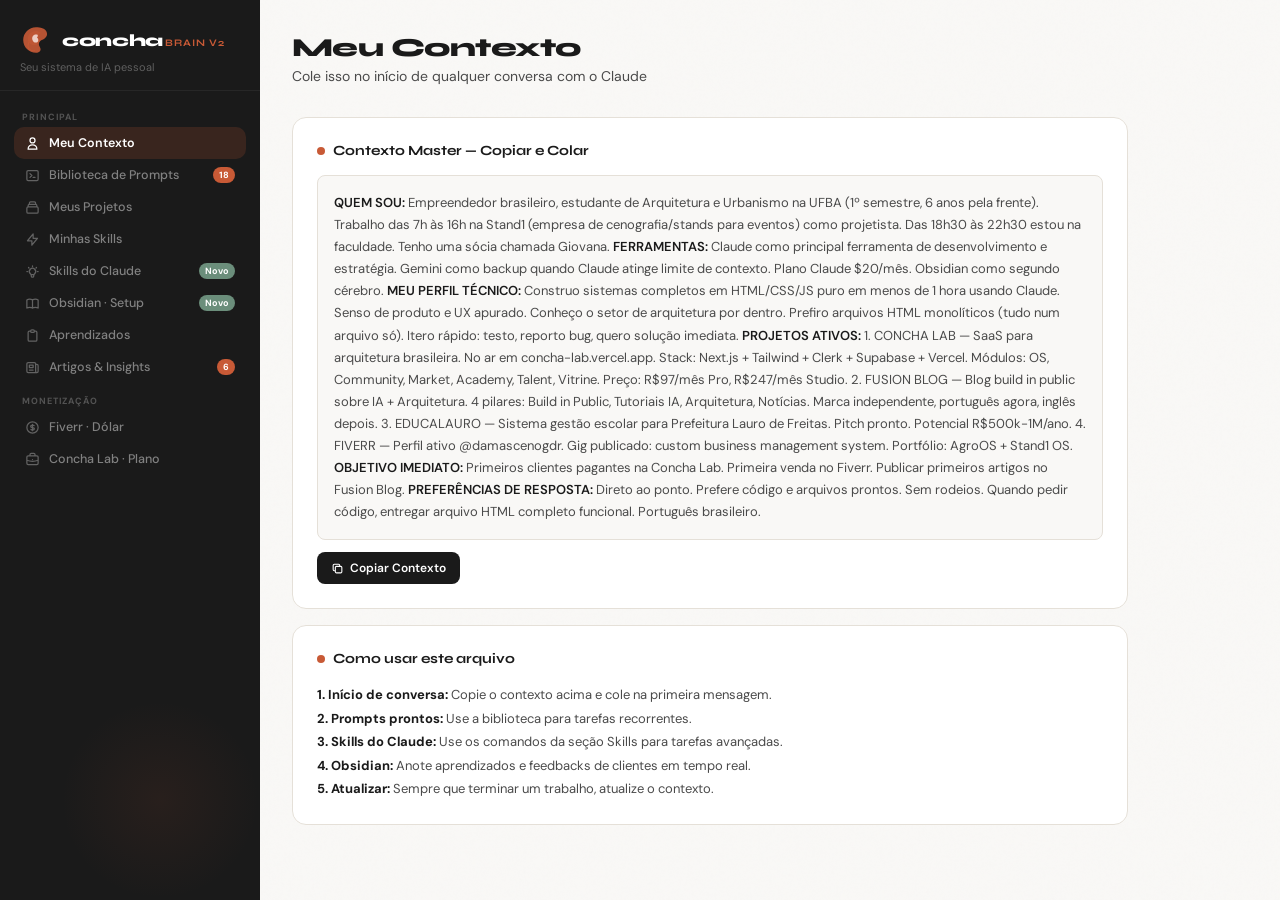
<file: index.html>
<!DOCTYPE html>
<html lang="pt-BR">
<head>
<meta charset="UTF-8"/>
<meta name="viewport" content="width=device-width, initial-scale=1.0"/>
<title>Concha Brain v3 · Seu Sistema de IA</title>
<link href="https://fonts.googleapis.com/css2?family=Syne:wght@400;600;700;800&family=DM+Sans:ital,wght@0,300;0,400;0,500;1,300&family=DM+Mono:wght@400;500&display=swap" rel="stylesheet"/>
<style>
*,*::before,*::after{box-sizing:border-box;margin:0;padding:0}
:root{
  --terra:#C85A36;--terra-light:#FFF4F0;--terra-dark:#A84525;
  --sage:#6B8E7B;--sage-light:#EEF2F0;
  --charcoal:#1A1A1A;--charcoal-mid:#2D2D2D;--charcoal-soft:#4A4A4A;
  --sand:#F9F8F6;--sand-mid:#F0EBE1;--sand-deep:#E5DCCB;
  --white:#FFFFFF;--border:#E5E0D8;
  --font-display:'Syne',sans-serif;
  --font-body:'DM Sans',sans-serif;
  --font-mono:'DM Mono',monospace;
  --radius:14px;--radius-sm:8px;
}
html,body{height:100%;font-family:var(--font-body);background:var(--sand);color:var(--charcoal)}
body::before{content:'';position:fixed;inset:0;background-image:url("data:image/svg+xml,%3Csvg viewBox='0 0 256 256' xmlns='http://www.w3.org/2000/svg'%3E%3Cfilter id='noise'%3E%3CfeTurbulence type='fractalNoise' baseFrequency='0.9' numOctaves='4' stitchTiles='stitch'/%3E%3C/filter%3E%3Crect width='100%25' height='100%25' filter='url(%23noise)' opacity='0.04'/%3E%3C/svg%3E");pointer-events:none;z-index:0;opacity:.4}
.app{display:flex;min-height:100vh;position:relative;z-index:1}
.sidebar{width:260px;background:var(--charcoal);position:fixed;top:0;left:0;height:100vh;overflow-y:auto;display:flex;flex-direction:column;padding:0 0 1.5rem;z-index:100;transition:transform .3s ease}
.sidebar::after{content:'';position:absolute;bottom:0;right:0;width:200px;height:200px;background:radial-gradient(circle,var(--terra) 0%,transparent 70%);opacity:.08;pointer-events:none}
.main{margin-left:260px;flex:1;padding:2rem;max-width:900px}
.sb-header{padding:1.5rem 1.25rem 1rem;border-bottom:1px solid rgba(255,255,255,.06);margin-bottom:.5rem}
.sb-logo{display:flex;align-items:center;gap:10px;margin-bottom:4px}
.sb-logo svg{width:32px;height:32px;flex-shrink:0}
.sb-logo-text{display:flex;align-items:baseline;gap:2px}
.sb-logo-text .w1{font-family:var(--font-display);font-size:17px;font-weight:800;color:white;letter-spacing:-.02em}
.sb-logo-text .w2{font-family:var(--font-display);font-size:10px;font-weight:700;letter-spacing:.1em;text-transform:uppercase;color:var(--terra)}
.sb-tagline{font-size:11px;color:rgba(255,255,255,.3);margin-top:2px}
.sb-section{padding:0 .875rem;margin-bottom:.25rem}
.sb-label{font-size:9px;text-transform:uppercase;font-weight:700;letter-spacing:.1em;color:rgba(255,255,255,.25);padding:0 .5rem;margin-bottom:4px;margin-top:.75rem}
.sb-item{display:flex;align-items:center;gap:9px;padding:8px 11px;border-radius:10px;font-size:12.5px;font-weight:500;color:rgba(255,255,255,.45);cursor:pointer;border:none;background:none;width:100%;text-align:left;transition:all .15s;font-family:var(--font-body)}
.sb-item:hover{background:rgba(255,255,255,.06);color:rgba(255,255,255,.8)}
.sb-item.active{background:rgba(200,90,54,.18);color:white;font-weight:600}
.sb-item svg{width:15px;height:15px;flex-shrink:0;opacity:.7}
.sb-item.active svg{opacity:1}
.sb-badge{font-size:9px;font-weight:700;background:var(--terra);color:white;padding:2px 6px;border-radius:10px;margin-left:auto}
.topbar{display:none;align-items:center;justify-content:space-between;padding:1rem 1.25rem;background:var(--charcoal);position:sticky;top:0;z-index:99}
.topbar-logo{display:flex;align-items:center;gap:8px}
.topbar-logo span{font-family:var(--font-display);font-size:15px;font-weight:800;color:white}
.menu-btn{background:none;border:none;color:white;cursor:pointer;padding:4px}
.tab-page{display:none}
.tab-page.active{display:block}
.page-header{margin-bottom:2rem}
.page-title{font-family:var(--font-display);font-size:26px;font-weight:800;letter-spacing:-.02em;margin-bottom:4px}
.page-sub{font-size:14px;color:var(--charcoal-soft)}
.card{background:var(--white);border:1px solid var(--border);border-radius:var(--radius);padding:1.5rem;margin-bottom:1rem}
.card-title{font-family:var(--font-display);font-size:14px;font-weight:700;margin-bottom:1rem;display:flex;align-items:center;gap:8px}
.card-title .dot{width:8px;height:8px;border-radius:50%;background:var(--terra);flex-shrink:0}
.context-block{background:var(--sand);border:1px solid var(--border);border-radius:var(--radius-sm);padding:1rem;font-size:13px;line-height:1.7;font-family:var(--font-body);color:var(--charcoal-soft);margin-bottom:.75rem}
.context-block strong{color:var(--charcoal);font-weight:600}
.copy-btn{display:inline-flex;align-items:center;gap:6px;background:var(--charcoal);color:white;border:none;padding:8px 14px;border-radius:var(--radius-sm);font-size:12px;font-weight:600;cursor:pointer;transition:all .2s;font-family:var(--font-body)}
.copy-btn:hover{background:var(--terra)}
.copy-btn svg{width:13px;height:13px}
.prompt-grid{display:grid;gap:.75rem}
.prompt-card{background:var(--white);border:1px solid var(--border);border-radius:var(--radius);padding:1.25rem;transition:all .2s;cursor:pointer;position:relative}
.prompt-card:hover{border-color:var(--terra);box-shadow:0 4px 20px rgba(200,90,54,.08)}
.prompt-tag{display:inline-flex;align-items:center;gap:4px;font-size:10px;font-weight:700;text-transform:uppercase;letter-spacing:.06em;padding:3px 8px;border-radius:20px;margin-bottom:8px}
.tag-dev{background:#EFF6FF;color:#1D4ED8}
.tag-venda{background:#F0FDF4;color:#166534}
.tag-fiverr{background:#FFF7ED;color:#C2410C}
.tag-produto{background:var(--terra-light);color:var(--terra-dark)}
.tag-geral{background:var(--sage-light);color:#2D5A4A}
.tag-obsidian{background:#F3E8FF;color:#6D28D9}
.tag-skills{background:#FEF3C7;color:#92400E}
.prompt-title{font-family:var(--font-display);font-size:14px;font-weight:700;margin-bottom:6px}
.prompt-desc{font-size:12.5px;color:var(--charcoal-soft);line-height:1.6;margin-bottom:10px}
.prompt-text{background:var(--charcoal);color:rgba(255,255,255,.85);border-radius:var(--radius-sm);padding:1rem;font-size:12px;font-family:var(--font-mono);line-height:1.6;display:none;margin-bottom:10px;white-space:pre-wrap}
.prompt-card.open .prompt-text{display:block}
.prompt-actions{display:flex;gap:8px}
.btn-expand{background:none;border:1px solid var(--border);color:var(--charcoal-soft);padding:6px 12px;border-radius:var(--radius-sm);font-size:11px;font-weight:600;cursor:pointer;transition:all .2s;font-family:var(--font-body)}
.btn-expand:hover{border-color:var(--terra);color:var(--terra)}
.btn-copy{background:var(--terra);color:white;border:none;padding:6px 12px;border-radius:var(--radius-sm);font-size:11px;font-weight:600;cursor:pointer;transition:all .2s;font-family:var(--font-body)}
.btn-copy:hover{background:var(--terra-dark)}
.projeto-card{background:var(--white);border:1px solid var(--border);border-radius:var(--radius);padding:1.25rem;margin-bottom:.75rem}
.projeto-header{display:flex;align-items:flex-start;justify-content:space-between;margin-bottom:.75rem}
.projeto-nome{font-family:var(--font-display);font-size:15px;font-weight:700}
.projeto-status{font-size:10px;font-weight:700;padding:3px 10px;border-radius:20px}
.status-ativo{background:#DCFCE7;color:#166534}
.status-dev{background:#FFF7ED;color:#C2410C}
.status-paused{background:var(--sand-mid);color:var(--charcoal-soft)}
.projeto-desc{font-size:12.5px;color:var(--charcoal-soft);line-height:1.6;margin-bottom:.75rem}
.projeto-tags{display:flex;flex-wrap:wrap;gap:6px}
.projeto-tag{font-size:11px;background:var(--sand);border:1px solid var(--border);padding:3px 10px;border-radius:20px;font-weight:500}
.skill-grid{display:grid;grid-template-columns:1fr 1fr;gap:.75rem}
.skill-item{background:var(--white);border:1px solid var(--border);border-radius:var(--radius);padding:1.25rem}
.skill-icon{font-size:24px;margin-bottom:8px}
.skill-name{font-family:var(--font-display);font-size:13px;font-weight:700;margin-bottom:4px}
.skill-desc{font-size:12px;color:var(--charcoal-soft);line-height:1.5}
.learn-item{display:flex;gap:12px;padding:.875rem 0;border-bottom:1px solid var(--border)}
.learn-item:last-child{border-bottom:none}
.learn-dot{width:8px;height:8px;border-radius:50%;background:var(--terra);flex-shrink:0;margin-top:5px}
.learn-content{flex:1}
.learn-title{font-size:13px;font-weight:600;margin-bottom:3px}
.learn-desc{font-size:12px;color:var(--charcoal-soft);line-height:1.5}
.learn-date{font-size:10px;color:rgba(0,0,0,.3);font-family:var(--font-mono);margin-top:4px}
.obsidian-folder{background:var(--white);border:1px solid var(--border);border-radius:var(--radius);padding:1.25rem;margin-bottom:.75rem}
.obsidian-folder-header{display:flex;align-items:center;gap:10px;margin-bottom:.75rem}
.obsidian-folder-icon{font-size:20px}
.obsidian-folder-name{font-family:var(--font-display);font-size:14px;font-weight:700}
.obsidian-template{background:var(--charcoal);color:rgba(255,255,255,.8);border-radius:var(--radius-sm);padding:1rem;font-size:12px;font-family:var(--font-mono);line-height:1.7;white-space:pre-wrap}
.toast{position:fixed;bottom:1.5rem;left:50%;transform:translateX(-50%) translateY(100px);background:var(--charcoal);color:white;padding:10px 20px;border-radius:100px;font-size:13px;font-weight:600;z-index:999;transition:transform .3s ease;pointer-events:none}
.toast.show{transform:translateX(-50%) translateY(0)}
.mobile-overlay{display:none;position:fixed;inset:0;background:rgba(0,0,0,.5);z-index:99}
.mobile-overlay.open{display:block}
.skills-ref-card{background:var(--white);border:1px solid var(--border);border-radius:var(--radius);padding:1.25rem;margin-bottom:.75rem;display:flex;gap:12px;align-items:flex-start}
.skills-ref-icon{font-size:20px;flex-shrink:0;margin-top:2px}
.skills-ref-name{font-family:var(--font-display);font-size:13px;font-weight:700;margin-bottom:3px}
.skills-ref-desc{font-size:12px;color:var(--charcoal-soft);line-height:1.5;margin-bottom:6px}
.skills-ref-tag{font-size:10px;font-weight:700;padding:2px 8px;border-radius:20px;display:inline-block}
@media(max-width:768px){
  .sidebar{transform:translateX(-100%)}
  .sidebar.open{transform:translateX(0)}
  .main{margin-left:0;padding:1rem}
  .topbar{display:flex}
  .skill-grid{grid-template-columns:1fr}
  .page-title{font-size:22px}
}
</style>
</head>
<body>

<div class="toast" id="toast">✅ Copiado!</div>
<div class="mobile-overlay" id="overlay" onclick="closeSidebar()"></div>

<div class="app">

<aside class="sidebar" id="sidebar">
  <div class="sb-header">
    <div class="sb-logo">
      <svg viewBox="0 0 100 100" fill="none">
        <path d="M50 10 C28 10 10 28 10 50 C10 72 28 90 50 90 C62 90 68 82 62 72 C56 62 60 54 68 50 C80 45 88 36 83 24 C78 13 64 10 50 10Z" fill="#C85A36" opacity="0.9"/>
        <path d="M50 22 C33 22 22 36 25 50 C27 62 39 68 50 65 C59 62 64 53 59 45 C55 37 58 30 66 28 C60 24 55 22 50 22Z" fill="#C85A36" opacity="0.45"/>
        <path d="M50 33 C41 33 36 41 39 50 C41 57 48 60 54 57 C59 53 58 46 53 42 C56 40 57 36 54 33 C52 32.5 51 33 50 33Z" fill="white" opacity="0.7"/>
        <path d="M28 56 Q22 67 28 78 Q34 85 46 83" stroke="#C85A36" stroke-width="3.5" stroke-linecap="round" opacity="0.6"/>
      </svg>
      <div class="sb-logo-text">
        <span class="w1">concha</span>
        <span class="w2">brain v2</span>
      </div>
    </div>
    <div class="sb-tagline">Seu sistema de IA pessoal</div>
  </div>

  <div class="sb-section">
    <div class="sb-label">Principal</div>
    <button class="sb-item active" onclick="goTab('contexto',this)">
      <svg fill="none" stroke="currentColor" stroke-width="2" viewBox="0 0 24 24"><path stroke-linecap="round" stroke-linejoin="round" d="M16 7a4 4 0 11-8 0 4 4 0 018 0zM12 14a7 7 0 00-7 7h14a7 7 0 00-7-7z"/></svg>
      Meu Contexto
    </button>
    <button class="sb-item" onclick="goTab('prompts',this)">
      <svg fill="none" stroke="currentColor" stroke-width="2" viewBox="0 0 24 24"><path stroke-linecap="round" stroke-linejoin="round" d="M8 9l3 3-3 3m5 0h3M5 20h14a2 2 0 002-2V6a2 2 0 00-2-2H5a2 2 0 00-2 2v12a2 2 0 002 2z"/></svg>
      Biblioteca de Prompts
      <span class="sb-badge">18</span>
    </button>
    <button class="sb-item" onclick="goTab('projetos',this)">
      <svg fill="none" stroke="currentColor" stroke-width="2" viewBox="0 0 24 24"><path stroke-linecap="round" stroke-linejoin="round" d="M19 11H5m14 0a2 2 0 012 2v6a2 2 0 01-2 2H5a2 2 0 01-2-2v-6a2 2 0 012-2m14 0V9a2 2 0 00-2-2M5 11V9a2 2 0 012-2m0 0V5a2 2 0 012-2h6a2 2 0 012 2v2M7 7h10"/></svg>
      Meus Projetos
    </button>
    <button class="sb-item" onclick="goTab('skills',this)">
      <svg fill="none" stroke="currentColor" stroke-width="2" viewBox="0 0 24 24"><path stroke-linecap="round" stroke-linejoin="round" d="M13 10V3L4 14h7v7l9-11h-7z"/></svg>
      Minhas Skills
    </button>
    <button class="sb-item" onclick="goTab('skills-claude',this)">
      <svg fill="none" stroke="currentColor" stroke-width="2" viewBox="0 0 24 24"><path stroke-linecap="round" stroke-linejoin="round" d="M9.663 17h4.673M12 3v1m6.364 1.636l-.707.707M21 12h-1M4 12H3m3.343-5.657l-.707-.707m2.828 9.9a5 5 0 117.072 0l-.548.547A3.374 3.374 0 0014 18.469V19a2 2 0 11-4 0v-.531c0-.895-.356-1.754-.988-2.386l-.548-.547z"/></svg>
      Skills do Claude
      <span class="sb-badge" style="background:var(--sage)">Novo</span>
    </button>
    <button class="sb-item" onclick="goTab('obsidian',this)">
      <svg fill="none" stroke="currentColor" stroke-width="2" viewBox="0 0 24 24"><path stroke-linecap="round" stroke-linejoin="round" d="M12 6.253v13m0-13C10.832 5.477 9.246 5 7.5 5S4.168 5.477 3 6.253v13C4.168 18.477 5.754 18 7.5 18s3.332.477 4.5 1.253m0-13C13.168 5.477 14.754 5 16.5 5c1.747 0 3.332.477 4.5 1.253v13C19.832 18.477 18.247 18 16.5 18c-1.746 0-3.332.477-4.5 1.253"/></svg>
      Obsidian · Setup
      <span class="sb-badge" style="background:var(--sage)">Novo</span>
    </button>
    <button class="sb-item" onclick="goTab('aprendizados',this)">
      <svg fill="none" stroke="currentColor" stroke-width="2" viewBox="0 0 24 24"><path stroke-linecap="round" stroke-linejoin="round" d="M9 5H7a2 2 0 00-2 2v12a2 2 0 002 2h10a2 2 0 002-2V7a2 2 0 00-2-2h-2M9 5a2 2 0 002 2h2a2 2 0 002-2M9 5a2 2 0 012-2h2a2 2 0 012 2"/></svg>
      Aprendizados
    </button>

    <button class="sb-item" onclick="goTab('artigos',this)">
      <svg fill="none" stroke="currentColor" stroke-width="2" viewBox="0 0 24 24"><path stroke-linecap="round" stroke-linejoin="round" d="M19 20H5a2 2 0 01-2-2V6a2 2 0 012-2h10a2 2 0 012 2v1m2 13a2 2 0 01-2-2V7m2 13a2 2 0 002-2V9a2 2 0 00-2-2h-2m-4-3H9M7 16h6M7 8h6v4H7V8z"/></svg>
      Artigos & Insights
      <span class="sb-badge">6</span>
    </button>

    <div class="sb-label">Monetização</div>
    <button class="sb-item" onclick="goTab('fiverr',this)">
      <svg fill="none" stroke="currentColor" stroke-width="2" viewBox="0 0 24 24"><path stroke-linecap="round" stroke-linejoin="round" d="M12 8c-1.657 0-3 .895-3 2s1.343 2 3 2 3 .895 3 2-1.343 2-3 2m0-8c1.11 0 2.08.402 2.599 1M12 8V7m0 1v8m0 0v1m0-1c-1.11 0-2.08-.402-2.599-1M21 12a9 9 0 11-18 0 9 9 0 0118 0z"/></svg>
      Fiverr · Dólar
    </button>
    <button class="sb-item" onclick="goTab('concha',this)">
      <svg fill="none" stroke="currentColor" stroke-width="2" viewBox="0 0 24 24"><path stroke-linecap="round" stroke-linejoin="round" d="M21 13.255A23.931 23.931 0 0112 15c-3.183 0-6.22-.62-9-1.745M16 6V4a2 2 0 00-2-2h-4a2 2 0 00-2 2v2m4 6h.01M5 20h14a2 2 0 002-2V8a2 2 0 00-2-2H5a2 2 0 00-2 2v10a2 2 0 002 2z"/></svg>
      Concha Lab · Plano
    </button>
  </div>
</aside>

<div class="topbar">
  <div class="topbar-logo">
    <svg viewBox="0 0 100 100" fill="none" style="width:24px;height:24px">
      <path d="M50 10 C28 10 10 28 10 50 C10 72 28 90 50 90 C62 90 68 82 62 72 C56 62 60 54 68 50 C80 45 88 36 83 24 C78 13 64 10 50 10Z" fill="#C85A36" opacity="0.9"/>
    </svg>
    <span>concha brain</span>
  </div>
  <button class="menu-btn" onclick="openSidebar()">
    <svg width="22" height="22" fill="none" stroke="white" stroke-width="2" viewBox="0 0 24 24"><path stroke-linecap="round" stroke-linejoin="round" d="M4 6h16M4 12h16M4 18h16"/></svg>
  </button>
</div>

<main class="main">

<!-- CONTEXTO -->
<div class="tab-page active" id="tab-contexto">
  <div class="page-header">
    <div class="page-title">Meu Contexto</div>
    <div class="page-sub">Cole isso no início de qualquer conversa com o Claude</div>
  </div>
  <div class="card">
    <div class="card-title"><span class="dot"></span>Contexto Master — Copiar e Colar</div>
    <div class="context-block" id="contexto-master">
<strong>QUEM SOU:</strong>
Empreendedor brasileiro, estudante de Arquitetura e Urbanismo na UFBA (1º semestre, 6 anos pela frente). Trabalho das 7h às 16h na Stand1 (empresa de cenografia/stands para eventos) como projetista. Das 18h30 às 22h30 estou na faculdade. Tenho uma sócia chamada Giovana.

<strong>FERRAMENTAS:</strong>
Claude como principal ferramenta de desenvolvimento e estratégia. Gemini como backup quando Claude atinge limite de contexto. Plano Claude $20/mês. Obsidian como segundo cérebro.

<strong>MEU PERFIL TÉCNICO:</strong>
Construo sistemas completos em HTML/CSS/JS puro em menos de 1 hora usando Claude. Senso de produto e UX apurado. Conheço o setor de arquitetura por dentro. Prefiro arquivos HTML monolíticos (tudo num arquivo só). Itero rápido: testo, reporto bug, quero solução imediata.

<strong>PROJETOS ATIVOS:</strong>
1. CONCHA LAB — SaaS para arquitetura brasileira. No ar em concha-lab.vercel.app. Stack: Next.js + Tailwind + Clerk + Supabase + Vercel. Módulos: OS, Community, Market, Academy, Talent, Vitrine. Preço: R$97/mês Pro, R$247/mês Studio.
2. FUSION BLOG — Blog build in public sobre IA + Arquitetura. 4 pilares: Build in Public, Tutoriais IA, Arquitetura, Notícias. Marca independente, português agora, inglês depois.
3. EDUCALAURO — Sistema gestão escolar para Prefeitura Lauro de Freitas. Pitch pronto. Potencial R$500k-1M/ano.
4. FIVERR — Perfil ativo @damascenogdr. Gig publicado: custom business management system. Portfólio: AgroOS + Stand1 OS.

<strong>OBJETIVO IMEDIATO:</strong>
Primeiros clientes pagantes na Concha Lab. Primeira venda no Fiverr. Publicar primeiros artigos no Fusion Blog.

<strong>PREFERÊNCIAS DE RESPOSTA:</strong>
Direto ao ponto. Prefere código e arquivos prontos. Sem rodeios. Quando pedir código, entregar arquivo HTML completo funcional. Português brasileiro.
    </div>
    <button class="copy-btn" onclick="copyContext()">
      <svg fill="none" stroke="currentColor" stroke-width="2" viewBox="0 0 24 24"><path stroke-linecap="round" stroke-linejoin="round" d="M8 16H6a2 2 0 01-2-2V6a2 2 0 012-2h8a2 2 0 012 2v2m-6 12h8a2 2 0 002-2v-8a2 2 0 00-2-2h-8a2 2 0 00-2 2v8a2 2 0 002 2z"/></svg>
      Copiar Contexto
    </button>
  </div>
  <div class="card">
    <div class="card-title"><span class="dot"></span>Como usar este arquivo</div>
    <div style="font-size:13px;color:var(--charcoal-soft);line-height:1.8;">
      <strong style="color:var(--charcoal)">1. Início de conversa:</strong> Copie o contexto acima e cole na primeira mensagem.<br>
      <strong style="color:var(--charcoal)">2. Prompts prontos:</strong> Use a biblioteca para tarefas recorrentes.<br>
      <strong style="color:var(--charcoal)">3. Skills do Claude:</strong> Use os comandos da seção Skills para tarefas avançadas.<br>
      <strong style="color:var(--charcoal)">4. Obsidian:</strong> Anote aprendizados e feedbacks de clientes em tempo real.<br>
      <strong style="color:var(--charcoal)">5. Atualizar:</strong> Sempre que terminar um trabalho, atualize o contexto.
    </div>
  </div>
</div>

<!-- PROMPTS -->
<div class="tab-page" id="tab-prompts">
  <div class="page-header">
    <div class="page-title">Biblioteca de Prompts</div>
    <div class="page-sub">Comandos prontos para cada situação. Clique para expandir e copiar.</div>
  </div>
  <div class="prompt-grid">

    <div class="prompt-card">
      <span class="prompt-tag tag-dev">Desenvolvimento</span>
      <div class="prompt-title">Nova feature — com validação antes</div>
      <div class="prompt-desc">Faz perguntas difíceis antes de codar. Evita retrabalho.</div>
      <div class="prompt-text">Antes de codar qualquer coisa, me faça perguntas difíceis sobre essa feature — uma por vez — até não restar nenhuma dúvida sobre o que precisa ser construído.

Feature: [DESCREVA A IDEIA]

Só comece a codar quando eu confirmar que todas as dúvidas foram resolvidas.</div>
      <div class="prompt-actions"><button class="btn-expand" onclick="togglePrompt(this)">Ver prompt</button><button class="btn-copy" onclick="copyPrompt(this)">Copiar</button></div>
    </div>

    <div class="prompt-card">
      <span class="prompt-tag tag-dev">Desenvolvimento</span>
      <div class="prompt-title">Debug sistemático</div>
      <div class="prompt-desc">Metodologia que proíbe tentativa e erro. Resolve na raiz.</div>
      <div class="prompt-text">Siga metodologia sistemática de debug:
1) Reproduza o bug de forma mínima
2) Identifique a causa raiz (não os sintomas)
3) Proponha UMA única correção
4) Verifique que não quebra nada

Não tente várias coisas ao mesmo tempo.

Bug: [DESCREVA O PROBLEMA]
Arquivo: [COLE O ARQUIVO]</div>
      <div class="prompt-actions"><button class="btn-expand" onclick="togglePrompt(this)">Ver prompt</button><button class="btn-copy" onclick="copyPrompt(this)">Copiar</button></div>
    </div>

    <div class="prompt-card">
      <span class="prompt-tag tag-dev">Desenvolvimento</span>
      <div class="prompt-title">Novo sistema do zero</div>
      <div class="prompt-desc">Para criar sistema completo para novo cliente ou nicho.</div>
      <div class="prompt-text">Preciso criar um sistema de gestão completo em HTML/CSS/JS para [TIPO DE NEGÓCIO].

Cliente: [NOME/SEGMENTO]
Módulos: [LISTE OS MÓDULOS]
Identidade visual: [CORES, ESTILO]
Funcionalidades: [LISTE]

Regras:
- Arquivo HTML único e completo
- Visual profissional e polido
- Sidebar escura com accent colorido
- Responsivo para mobile
- Português brasileiro</div>
      <div class="prompt-actions"><button class="btn-expand" onclick="togglePrompt(this)">Ver prompt</button><button class="btn-copy" onclick="copyPrompt(this)">Copiar</button></div>
    </div>

    <div class="prompt-card">
      <span class="prompt-tag tag-dev">Desenvolvimento</span>
      <div class="prompt-title">Code review sistemático</div>
      <div class="prompt-desc">Revisão completa antes de publicar qualquer coisa.</div>
      <div class="prompt-text">Faça uma revisão sistemática desse código verificando:
1. Segurança — há alguma vulnerabilidade óbvia?
2. Performance — algo que vai ficar lento com mais dados?
3. UX — algo que vai confundir o usuário?
4. Bugs — algum caso que vai quebrar?
5. Código morto — algo que não está sendo usado?

Me dê uma lista priorizada do que corrigir primeiro.

[COLE O CÓDIGO]</div>
      <div class="prompt-actions"><button class="btn-expand" onclick="togglePrompt(this)">Ver prompt</button><button class="btn-copy" onclick="copyPrompt(this)">Copiar</button></div>
    </div>

    <div class="prompt-card">
      <span class="prompt-tag tag-fiverr">Fiverr</span>
      <div class="prompt-title">Resposta para cliente</div>
      <div class="prompt-desc">Para responder mensagens de clientes internacionais em inglês.</div>
      <div class="prompt-text">Preciso responder um cliente no Fiverr. Segue a mensagem dele:

"[COLE A MENSAGEM DO CLIENTE]"

Contexto: sou desenvolvedor de sistemas web, entrego em HTML/CSS/JS, prazo padrão é [X] dias, preço base $[VALOR].

Escreva resposta em inglês:
- Profissional e confiante
- Confirme que entendi o pedido
- Faça 1-2 perguntas se necessário
- Máximo 5 linhas</div>
      <div class="prompt-actions"><button class="btn-expand" onclick="togglePrompt(this)">Ver prompt</button><button class="btn-copy" onclick="copyPrompt(this)">Copiar</button></div>
    </div>

    <div class="prompt-card">
      <span class="prompt-tag tag-venda">Vendas</span>
      <div class="prompt-title">Abordagem para arquiteto</div>
      <div class="prompt-desc">Script para abordar escritórios sobre a Concha Lab.</div>
      <div class="prompt-text">Preciso de script de abordagem para arquiteto/escritório para apresentar a Concha Lab.

Contexto do prospect: [DESCREVA O QUE VOCÊ SABE]
Canal: [WhatsApp / Instagram / Email / Presencial]
Objetivo: [Demo / Venda / Feedback]

Crie script curto, direto, que gere curiosidade. Sem pitch longo. Máximo 5 linhas.</div>
      <div class="prompt-actions"><button class="btn-expand" onclick="togglePrompt(this)">Ver prompt</button><button class="btn-copy" onclick="copyPrompt(this)">Copiar</button></div>
    </div>

    <div class="prompt-card">
      <span class="prompt-tag tag-venda">Vendas</span>
      <div class="prompt-title">Análise de artigo</div>
      <div class="prompt-desc">Para extrair insights aplicáveis de qualquer artigo.</div>
      <div class="prompt-text">Segue meu contexto: [COLE O CONTEXTO MASTER]

Analise esse artigo:
[COLE O TEXTO]

Me responda:
1. Os 3 insights mais relevantes para minha situação
2. O que posso aplicar ESTA SEMANA
3. O que é teoria que não se aplica ao meu momento
4. Alguma oportunidade de monetização que não estou vendo</div>
      <div class="prompt-actions"><button class="btn-expand" onclick="togglePrompt(this)">Ver prompt</button><button class="btn-copy" onclick="copyPrompt(this)">Copiar</button></div>
    </div>

    <div class="prompt-card">
      <span class="prompt-tag tag-produto">Produto</span>
      <div class="prompt-title">Validar ideia de feature</div>
      <div class="prompt-desc">Antes de construir, verificar se vale o esforço.</div>
      <div class="prompt-text">Estou pensando em adicionar: [DESCREVA A IDEIA]

Produto: Concha Lab (SaaS arquitetura, R$97/mês)
Usuário alvo: [Arquiteto autônomo / Escritório pequeno]

Responda:
1. Resolve dor real ou é nice-to-have?
2. Esforço para construir (baixo/médio/alto)?
3. Aumenta conversão, retenção ou receita?
4. Devo construir agora ou depois do MVP validado?
Seja direto. Sem rodeios.</div>
      <div class="prompt-actions"><button class="btn-expand" onclick="togglePrompt(this)">Ver prompt</button><button class="btn-copy" onclick="copyPrompt(this)">Copiar</button></div>
    </div>

    <div class="prompt-card">
      <span class="prompt-tag tag-geral">Estratégia</span>
      <div class="prompt-title">Prioridade da semana</div>
      <div class="prompt-desc">Para não se perder com muitos projetos ao mesmo tempo.</div>
      <div class="prompt-text">Segue meu contexto: [COLE O CONTEXTO MASTER]

Esta semana tenho: [X horas em blocos de Y horas]

Situação atual:
- [DESCREVA O STATUS DE CADA PROJETO]

Me diga:
1. A UMA coisa mais importante dessa semana
2. O que pode esperar
3. O que ignorar completamente
Seja brutal na priorização.</div>
      <div class="prompt-actions"><button class="btn-expand" onclick="togglePrompt(this)">Ver prompt</button><button class="btn-copy" onclick="copyPrompt(this)">Copiar</button></div>
    </div>

    <div class="prompt-card">
      <span class="prompt-tag tag-geral">Estratégia</span>
      <div class="prompt-title">Prospectar clientes no setor</div>
      <div class="prompt-desc">Para encontrar escritórios sem sistema digital.</div>
      <div class="prompt-text">Pesquise escritórios de arquitetura em [CIDADE] que parecem não ter sistema de gestão digital.

Critérios: presença no Instagram sem site profissional, portfólio no Google Drive ou PDF, sem menção a software de gestão.

Me dê: nome do escritório, Instagram, o que encontrou sobre eles e por que seriam um bom prospect para a Concha Lab.</div>
      <div class="prompt-actions"><button class="btn-expand" onclick="togglePrompt(this)">Ver prompt</button><button class="btn-copy" onclick="copyPrompt(this)">Copiar</button></div>
    </div>

    <div class="prompt-card">
      <span class="prompt-tag tag-obsidian">Obsidian</span>
      <div class="prompt-title">Criar nota de feedback de cliente</div>
      <div class="prompt-desc">Para estruturar feedback recebido no formato Obsidian.</div>
      <div class="prompt-text">Crie uma nota no formato Obsidian para registrar esse feedback de cliente:

Cliente: [NOME/PERFIL]
Canal: [Telegram/Email/Presencial]
Data: [DATA]
Feedback: [O QUE DISSERAM]

Formato da nota:
- Título com data
- Tags relevantes
- Resumo do feedback
- Pontos de dor identificados
- Próxima ação sugerida
- Links para projetos relacionados [[Concha Lab]]</div>
      <div class="prompt-actions"><button class="btn-expand" onclick="togglePrompt(this)">Ver prompt</button><button class="btn-copy" onclick="copyPrompt(this)">Copiar</button></div>
    </div>

    <div class="prompt-card">
      <span class="prompt-tag tag-skills">Blog Fusion</span>
      <div class="prompt-title">Escrever artigo no meu tom</div>
      <div class="prompt-desc">Para produzir conteúdo do Fusion com sua voz real.</div>
      <div class="prompt-text">Escreva um artigo para o blog Fusion no meu estilo: honesto, direto, sem filtro, primeira pessoa.

Tom: quem está construindo ao vivo, mostra erros e acertos, sem pose de guru.

Tema: [TEMA DO ARTIGO]
Pilar: [Build in Public / Tutorial IA / Arquitetura / Notícias]
Tamanho: 800-1000 palavras

SEO: inclua palavras-chave sobre [IA / arquitetura / empreendedorismo] naturalmente no texto.</div>
      <div class="prompt-actions"><button class="btn-expand" onclick="togglePrompt(this)">Ver prompt</button><button class="btn-copy" onclick="copyPrompt(this)">Copiar</button></div>
    </div>

    <div class="prompt-card">
      <span class="prompt-tag tag-skills">SEO</span>
      <div class="prompt-title">Auditoria SEO de artigo</div>
      <div class="prompt-desc">Para otimizar artigos do Fusion antes de publicar.</div>
      <div class="prompt-text">Faça auditoria SEO completa desse artigo:

[COLE O ARTIGO]

Me diga:
1. Título ideal (máx 60 caracteres, com palavra-chave principal)
2. Meta description (máx 155 caracteres)
3. Palavra-chave principal e 3 secundárias
4. Densidade de palavras-chave — está ok?
5. O que melhorar na estrutura de headers (H1, H2, H3)
6. Sugestão de links internos possíveis</div>
      <div class="prompt-actions"><button class="btn-expand" onclick="togglePrompt(this)">Ver prompt</button><button class="btn-copy" onclick="copyPrompt(this)">Copiar</button></div>
    </div>

  </div>
</div>

<!-- PROJETOS -->
<div class="tab-page" id="tab-projetos">
  <div class="page-header">
    <div class="page-title">Meus Projetos</div>
    <div class="page-sub">Status atual de cada produto</div>
  </div>
  <div class="projeto-card">
    <div class="projeto-header"><div class="projeto-nome">🐚 Concha Lab</div><span class="projeto-status status-ativo">No ar</span></div>
    <div class="projeto-desc">SaaS para escritórios de arquitetura. No ar em concha-lab.vercel.app. 49 acessos no primeiro dia. Aguardando primeiros clientes pagantes.</div>
    <div class="projeto-tags"><span class="projeto-tag">R$97/mês Pro</span><span class="projeto-tag">R$247/mês Studio</span><span class="projeto-tag">concha-lab.vercel.app</span><span class="projeto-tag">49 acessos dia 1</span></div>
  </div>
  <div class="projeto-card">
    <div class="projeto-header"><div class="projeto-nome">⚡ Fusion Blog</div><span class="projeto-status status-dev">Em construção</span></div>
    <div class="projeto-desc">Blog build in public sobre IA + Arquitetura. Template criado. Precisa de domínio e WordPress no Hostinger. Primeiro artigo pendente.</div>
    <div class="projeto-tags"><span class="projeto-tag">fusionbuilds.com.br</span><span class="projeto-tag">4 pilares</span><span class="projeto-tag">WordPress</span><span class="projeto-tag">AdSense futuro</span></div>
  </div>
  <div class="projeto-card">
    <div class="projeto-header"><div class="projeto-nome">💼 Fiverr</div><span class="projeto-status status-ativo">Ativo</span></div>
    <div class="projeto-desc">Gig publicado: custom business management system. Portfólio com AgroOS e Stand1 OS. Aguardando primeiro cliente real — ignorar scams.</div>
    <div class="projeto-tags"><span class="projeto-tag">@damascenogdr</span><span class="projeto-tag">$75–$400</span><span class="projeto-tag">2 cases no portfólio</span></div>
  </div>
  <div class="projeto-card">
    <div class="projeto-header"><div class="projeto-nome">🏫 EducaLauro</div><span class="projeto-status status-dev">Em negociação</span></div>
    <div class="projeto-desc">Sistema gestão escolar para Prefeitura Lauro de Freitas. Pitch e protótipo prontos. Aguardando reunião com pessoa certa.</div>
    <div class="projeto-tags"><span class="projeto-tag">R$500k–1M/ano potencial</span><span class="projeto-tag">Piloto 90 dias grátis</span></div>
  </div>
</div>

<!-- SKILLS PESSOAIS -->
<div class="tab-page" id="tab-skills">
  <div class="page-header">
    <div class="page-title">Minhas Skills</div>
    <div class="page-sub">O que você já sabe fazer — use para se posicionar</div>
  </div>
  <div class="skill-grid">
    <div class="skill-item"><div class="skill-icon">⚡</div><div class="skill-name">Sistemas em 1 hora</div><div class="skill-desc">Constrói sistemas completos em HTML/CSS/JS usando Claude. O que uma agência cobra R$5k e entrega em meses, você entrega em dias.</div></div>
    <div class="skill-item"><div class="skill-icon">🎨</div><div class="skill-name">UX e identidade visual</div><div class="skill-desc">Senso estético apurado. Cada sistema tem identidade própria, não parece template genérico.</div></div>
    <div class="skill-item"><div class="skill-icon">🏗️</div><div class="skill-name">Conhecimento de arquitetura</div><div class="skill-desc">Estuda Arquitetura na UFBA e trabalha no setor. Entende a dor do arquiteto de dentro — vantagem competitiva real.</div></div>
    <div class="skill-item"><div class="skill-icon">🤖</div><div class="skill-name">Uso avançado de IA</div><div class="skill-desc">Usa Claude + Gemini em paralelo. Sabe extrair o máximo das ferramentas — isso é habilidade de mercado.</div></div>
    <div class="skill-item"><div class="skill-icon">📦</div><div class="skill-name">Produto completo</div><div class="skill-desc">Não entrega só código. Entrega produto com modelo de negócio, identidade, UX e documentação.</div></div>
    <div class="skill-item"><div class="skill-icon">✍️</div><div class="skill-name">Build in Public</div><div class="skill-desc">Documenta a jornada ao vivo. Isso cria audiência, credibilidade e funil de clientes orgânico.</div></div>
  </div>
</div>

<!-- SKILLS DO CLAUDE -->
<div class="tab-page" id="tab-skills-claude">
  <div class="page-header">
    <div class="page-title">Skills do Claude</div>
    <div class="page-sub">Comandos avançados baseados no artigo de Skills. Use no Claude Code ou como referência de prompts.</div>
  </div>

  <div class="card">
    <div class="card-title"><span class="dot"></span>O que são Skills</div>
    <div style="font-size:13px;color:var(--charcoal-soft);line-height:1.8;">Skills são arquivos SKILL.md que ensinam o Claude a fazer tarefas específicas com processo definido. Em vez de reexplicar seu workflow toda sessão, você instala o processo uma vez e reutiliza para sempre. Para você, o mais útil é usar os <strong>princípios</strong> dessas skills como comandos nos seus prompts.</div>
  </div>

  <div style="margin-bottom:1rem;font-family:var(--font-display);font-size:13px;font-weight:700;color:var(--charcoal-soft);text-transform:uppercase;letter-spacing:.06em">Desenvolvimento</div>

  <div class="skills-ref-card">
    <div class="skills-ref-icon">🧪</div>
    <div>
      <div class="skills-ref-name">TDD — Test Driven Development</div>
      <div class="skills-ref-desc">Escreve testes antes do código. Garante que cada feature funciona antes de avançar.</div>
      <div><span class="skills-ref-tag tag-dev">Comando:</span></div>
      <div style="background:var(--charcoal);color:rgba(255,255,255,.8);border-radius:6px;padding:8px 12px;font-size:11px;font-family:var(--font-mono);margin-top:8px">"Antes de codar, escreva os testes que provam que essa feature funciona. Só depois implemente o código mínimo para passar nos testes."</div>
    </div>
  </div>

  <div class="skills-ref-card">
    <div class="skills-ref-icon">🔍</div>
    <div>
      <div class="skills-ref-name">Systematic Debugging</div>
      <div class="skills-ref-desc">4 fases: reproduzir → causa raiz → única correção → verificar. Proíbe tentativa e erro.</div>
      <div style="background:var(--charcoal);color:rgba(255,255,255,.8);border-radius:6px;padding:8px 12px;font-size:11px;font-family:var(--font-mono);margin-top:8px">"Siga debug sistemático: 1) reproduza com caso mínimo, 2) encontre causa raiz, 3) aplique UMA correção, 4) verifique com testes. Não tente múltiplas coisas."</div>
    </div>
  </div>

  <div class="skills-ref-card">
    <div class="skills-ref-icon">🏗️</div>
    <div>
      <div class="skills-ref-name">Grill Me — Perguntas antes de codar</div>
      <div class="skills-ref-desc">Força o Claude a fazer perguntas difíceis sobre edge cases, decisões de dados e falhas antes de construir.</div>
      <div style="background:var(--charcoal);color:rgba(255,255,255,.8);border-radius:6px;padding:8px 12px;font-size:11px;font-family:var(--font-mono);margin-top:8px">"Antes de qualquer código, me faça perguntas difíceis sobre essa feature — uma por vez — até resolver toda a árvore de decisão."</div>
    </div>
  </div>

  <div style="margin-bottom:1rem;margin-top:1.5rem;font-family:var(--font-display);font-size:13px;font-weight:700;color:var(--charcoal-soft);text-transform:uppercase;letter-spacing:.06em">Conteúdo & Marketing</div>

  <div class="skills-ref-card">
    <div class="skills-ref-icon">✍️</div>
    <div>
      <div class="skills-ref-name">Content Researcher — No seu tom</div>
      <div class="skills-ref-desc">Aprende seu estilo de escrita e produz posts e artigos com sua voz.</div>
      <div style="background:var(--charcoal);color:rgba(255,255,255,.8);border-radius:6px;padding:8px 12px;font-size:11px;font-family:var(--font-mono);margin-top:8px">"Aprenda meu estilo com esses exemplos: [COLE 2-3 TEXTOS SEUS]. Agora escreva um artigo sobre [TEMA] no meu tom."</div>
    </div>
  </div>

  <div class="skills-ref-card">
    <div class="skills-ref-icon">🔎</div>
    <div>
      <div class="skills-ref-name">Claude SEO — Auditoria completa</div>
      <div class="skills-ref-desc">Título, meta description, palavras-chave, densidade, estrutura de headers e links internos.</div>
      <div style="background:var(--charcoal);color:rgba(255,255,255,.8);border-radius:6px;padding:8px 12px;font-size:11px;font-family:var(--font-mono);margin-top:8px">"Auditoria SEO completa: título ideal, meta description, keyword principal e secundárias, estrutura de headers, o que melhorar. Artigo: [COLE]"</div>
    </div>
  </div>

  <div class="skills-ref-card">
    <div class="skills-ref-icon">🎯</div>
    <div>
      <div class="skills-ref-name">Lead Research — Prospecção</div>
      <div class="skills-ref-desc">Encontra empresas e decisores baseado no seu perfil de cliente ideal.</div>
      <div style="background:var(--charcoal);color:rgba(255,255,255,.8);border-radius:6px;padding:8px 12px;font-size:11px;font-family:var(--font-mono);margin-top:8px">"Pesquise escritórios de arquitetura em [CIDADE] sem sistema digital. Me dê: nome, Instagram, por que seriam bom prospect para a Concha Lab."</div>
    </div>
  </div>

  <div style="margin-bottom:1rem;margin-top:1.5rem;font-family:var(--font-display);font-size:13px;font-weight:700;color:var(--charcoal-soft);text-transform:uppercase;letter-spacing:.06em">Produto & Estratégia</div>

  <div class="skills-ref-card">
    <div class="skills-ref-icon">📋</div>
    <div>
      <div class="skills-ref-name">PRD — Documento de Produto</div>
      <div class="skills-ref-desc">Transforma ideia em documento estruturado com objetivos, métricas e não-objetivos.</div>
      <div style="background:var(--charcoal);color:rgba(255,255,255,.8);border-radius:6px;padding:8px 12px;font-size:11px;font-family:var(--font-mono);margin-top:8px">"Crie um PRD para essa feature: objetivos, não-objetivos, histórias de usuário, métricas de sucesso, sistemas que vai afetar. Feature: [DESCREVA]"</div>
    </div>
  </div>

  <div class="skills-ref-card">
    <div class="skills-ref-icon">🔄</div>
    <div>
      <div class="skills-ref-name">Simplification Cascade</div>
      <div class="skills-ref-desc">Identifica lógica complicada e reescreve em partes menores e composáveis.</div>
      <div style="background:var(--charcoal);color:rgba(255,255,255,.8);border-radius:6px;padding:8px 12px;font-size:11px;font-family:var(--font-mono);margin-top:8px">"Identifique a lógica mais complicada nesse código e reescreva em funções menores, cada uma fazendo uma única coisa. [COLE O CÓDIGO]"</div>
    </div>
  </div>
</div>

<!-- OBSIDIAN -->
<div class="tab-page" id="tab-obsidian">
  <div class="page-header">
    <div class="page-title">Obsidian · Setup</div>
    <div class="page-sub">Seu segundo cérebro. Instale em obsidian.md — gratuito.</div>
  </div>

  <div class="card">
    <div class="card-title"><span class="dot"></span>Estrutura do Vault</div>
    <div style="font-size:13px;color:var(--charcoal-soft);line-height:1.8;margin-bottom:1rem">Nome do vault: <strong style="color:var(--charcoal)">concha-brain</strong>. Crie essas 5 pastas:</div>
    <div style="display:grid;gap:8px">
      <div style="display:flex;align-items:center;gap:10px;padding:10px 12px;background:var(--sand);border-radius:8px;font-size:13px">📁 <strong>Projetos</strong> <span style="color:var(--charcoal-soft);margin-left:4px">— uma nota por projeto ativo</span></div>
      <div style="display:flex;align-items:center;gap:10px;padding:10px 12px;background:var(--sand);border-radius:8px;font-size:13px">📁 <strong>Clientes</strong> <span style="color:var(--charcoal-soft);margin-left:4px">— feedback e contatos recebidos</span></div>
      <div style="display:flex;align-items:center;gap:10px;padding:10px 12px;background:var(--sand);border-radius:8px;font-size:13px">📁 <strong>Ideias</strong> <span style="color:var(--charcoal-soft);margin-left:4px">— tudo que vier na cabeça</span></div>
      <div style="display:flex;align-items:center;gap:10px;padding:10px 12px;background:var(--sand);border-radius:8px;font-size:13px">📁 <strong>Aprendizados</strong> <span style="color:var(--charcoal-soft);margin-left:4px">— insights de artigos e experiências</span></div>
      <div style="display:flex;align-items:center;gap:10px;padding:10px 12px;background:var(--sand);border-radius:8px;font-size:13px">📁 <strong>Diário</strong> <span style="color:var(--charcoal-soft);margin-left:4px">— registro semanal build in public</span></div>
    </div>
  </div>

  <div class="obsidian-folder">
    <div class="obsidian-folder-header"><div class="obsidian-folder-icon">🐚</div><div class="obsidian-folder-name">Template — Nota de Projeto</div></div>
    <div class="obsidian-template">---
tags: [projeto, ativo]
status: ativo
---

# [[Concha Lab]]

## O que é
SaaS de gestão para escritórios de arquitetura brasileiros.

## Objetivo atual
Primeiros 10 clientes pagantes — R$97/mês cada.

## Links úteis
- URL: concha-lab.vercel.app
- GitHub: [[repo-concha-lab]]

## Decisões tomadas
- Apenas role Arquiteto na versão pública
- Aba Novidades para plantar interesse no ecossistema

## Próximos passos
- [ ] Follow-up com professor da UFBA
- [ ] Post semanal no LinkedIn
- [ ] Responder feedback do Telegram

## Histórico
### Semana 1 (Abr 16, 2026)
- Deploy no Vercel ✅
- 49 acessos no primeiro dia ✅
- Fiverr Gig publicado ✅</div>
  </div>

  <div class="obsidian-folder">
    <div class="obsidian-folder-header"><div class="obsidian-folder-icon">👤</div><div class="obsidian-folder-name">Template — Nota de Cliente/Feedback</div></div>
    <div class="obsidian-template">---
tags: [cliente, feedback]
data: 2026-04-16
canal: telegram
---

# Feedback — [Nome ou @usuário]

## Perfil
- Tipo: Arquiteto autônomo / Escritório / Estudante
- Localização: [cidade]
- Canal: Telegram / LinkedIn / Email

## O que disseram
> "[Copie o feedback aqui]"

## Pontos de dor identificados
- 

## O que gostaram
- 

## O que sentiram falta
- 

## Próxima ação
- [ ] Responder com...
- [ ] Ajustar na plataforma...

## Projetos relacionados
[[Concha Lab]] · [[Fusion Blog]]</div>
  </div>

  <div class="obsidian-folder">
    <div class="obsidian-folder-header"><div class="obsidian-folder-icon">📖</div><div class="obsidian-folder-name">Template — Diário Semanal (Build in Public)</div></div>
    <div class="obsidian-template">---
tags: [diario, build-in-public]
semana: S01
data: 2026-04-16
---

# Semana 1 — Build in Public

## O que foi feito
- 

## O que tentei vender
- 

## Números reais
- Acessos Concha Lab: 49
- Impressões Fiverr: 0
- Respostas recebidas: 0

## O que deu errado
- 

## O que aprendi
- 

## O que faço diferente semana que vem
- 

## Para o artigo do Fusion
> Resumo em 3 linhas para virar post:</div>
  </div>

  <div class="card">
    <div class="card-title"><span class="dot"></span>Prompt para usar o Obsidian com o Claude</div>
    <div style="background:var(--charcoal);color:rgba(255,255,255,.8);border-radius:8px;padding:1rem;font-size:12px;font-family:var(--font-mono);line-height:1.7">Vou te dar um feedback que recebi. Crie uma nota no formato Obsidian para registrar no meu vault, pasta Clientes.

Feedback: [COLE O FEEDBACK]
Canal: [Telegram/Email/Presencial]
Perfil de quem mandou: [DESCREVA]

Inclua: tags, pontos de dor, o que gostaram, o que sentiram falta e próxima ação sugerida.</div>
    <button class="copy-btn" style="margin-top:.75rem" onclick="navigator.clipboard.writeText('Vou te dar um feedback que recebi. Crie uma nota no formato Obsidian para registrar no meu vault, pasta Clientes.\n\nFeedback: [COLE O FEEDBACK]\nCanal: [Telegram/Email/Presencial]\nPerfil de quem mandou: [DESCREVA]\n\nInclua: tags, pontos de dor, o que gostaram, o que sentiram falta e próxima ação sugerida.');showToast('✅ Prompt copiado!')">
      <svg fill="none" stroke="currentColor" stroke-width="2" viewBox="0 0 24 24"><path stroke-linecap="round" stroke-linejoin="round" d="M8 16H6a2 2 0 01-2-2V6a2 2 0 012-2h8a2 2 0 012 2v2m-6 12h8a2 2 0 002-2v-8a2 2 0 00-2-2h-8a2 2 0 00-2 2v8a2 2 0 002 2z"/></svg>
      Copiar Prompt
    </button>
  </div>
</div>

<!-- APRENDIZADOS -->
<div class="tab-page" id="tab-aprendizados">
  <div class="page-header">
    <div class="page-title">Aprendizados</div>
    <div class="page-sub">O que funcionou, o que não funcionou. Atualize sempre.</div>
  </div>
  <div class="card">
    <div class="card-title"><span class="dot"></span>Registros — Abril 2026</div>
    <div>
      <div class="learn-item"><div class="learn-dot"></div><div class="learn-content"><div class="learn-title">Contexto é tudo com o Claude</div><div class="learn-desc">Quanto mais contexto no início da conversa, melhor o resultado. Sem contexto, resposta genérica.</div><div class="learn-date">Abr 2026</div></div></div>
      <div class="learn-item"><div class="learn-dot"></div><div class="learn-content"><div class="learn-title">Fiverr — scams são comuns no início</div><div class="learn-desc">Perfis femininos com contas recentes mandando "Good evening" logo após publicar um Gig são quase sempre scam. Regra: cliente real descreve projeto, scammer manda link.</div><div class="learn-date">Abr 16, 2026</div></div></div>
      <div class="learn-item"><div class="learn-dot"></div><div class="learn-content"><div class="learn-title">49 acessos no primeiro dia sem investimento</div><div class="learn-desc">Telegram de arquitetos + LinkedIn + email para professores gerou tráfego real no dia 1. Distribuição orgânica funciona quando o produto é real.</div><div class="learn-date">Abr 16, 2026</div></div></div>
      <div class="learn-item"><div class="learn-dot"></div><div class="learn-content"><div class="learn-title">Começar pelo que você conhece</div><div class="learn-desc">A melhor oportunidade está no nicho que você já conhece. Arquitetura é vantagem competitiva, não limitação.</div><div class="learn-date">Abr 2026</div></div></div>
      <div class="learn-item"><div class="learn-dot"></div><div class="learn-content"><div class="learn-title">Produto pronto vale mais que ideia</div><div class="learn-desc">A Concha Lab está construída. O próximo passo não é mais desenvolvimento — é vender. Construir mais sem vender é procrastinação disfarçada.</div><div class="learn-date">Abr 2026</div></div></div>
      <div class="learn-item"><div class="learn-dot"></div><div class="learn-content"><div class="learn-title">Skills do Claude mudam o jogo</div><div class="learn-desc">Em vez de reexplicar workflows toda sessão, usar comandos estruturados (Grill Me, TDD, Systematic Debug) entrega resultados muito melhores e consistentes.</div><div class="learn-date">Abr 16, 2026</div></div></div>
    </div>
  </div>
</div>

<!-- FIVERR -->
<div class="tab-page" id="tab-fiverr">
  <div class="page-header">
    <div class="page-title">Fiverr · Dólar</div>
    <div class="page-sub">Status e plano do perfil @damascenogdr</div>
  </div>
  <div class="card">
    <div class="card-title"><span class="dot"></span>Status atual</div>
    <div style="font-size:13px;color:var(--charcoal-soft);line-height:1.8;">
      ✅ Perfil reformado — Web Systems Developer<br>
      ✅ Bio em inglês profissional<br>
      ✅ Skills adicionadas (HTML, JS, Dashboard, etc)<br>
      ✅ Gig publicado — custom business management system<br>
      ✅ Portfólio: AgroOS + Stand1 OS<br>
      ✅ Imagens de capa profissionais<br>
      🔜 Primeira venda real — ignorar scams<br>
      🔜 5 reviews para poder subir preço
    </div>
  </div>
  <div class="card">
    <div class="card-title"><span class="dot"></span>Regra anti-scam</div>
    <div style="font-size:13px;color:var(--charcoal-soft);line-height:1.8;"><strong style="color:var(--charcoal)">Cliente real:</strong> descreve o projeto específico que precisa.<br><strong style="color:var(--charcoal)">Scammer:</strong> manda link externo, diz que pedido está pronto, pede confirmação.<br><br>Se receber mensagem genérica sem mencionar seu serviço — ignore e reporte.</div>
  </div>
  <div class="card">
    <div class="card-title"><span class="dot"></span>Pacotes ativos</div>
    <div style="display:grid;grid-template-columns:1fr 1fr 1fr;gap:10px">
      <div style="background:var(--sand);border-radius:8px;padding:12px;text-align:center"><div style="font-family:var(--font-mono);font-size:18px;font-weight:700;color:var(--terra)">$75</div><div style="font-size:11px;color:var(--charcoal-soft);margin-top:4px">Starter · 3 dias</div></div>
      <div style="background:var(--sand);border-radius:8px;padding:12px;text-align:center"><div style="font-family:var(--font-mono);font-size:18px;font-weight:700;color:var(--terra)">$200</div><div style="font-size:11px;color:var(--charcoal-soft);margin-top:4px">Professional · 5 dias</div></div>
      <div style="background:var(--charcoal);border-radius:8px;padding:12px;text-align:center"><div style="font-family:var(--font-mono);font-size:18px;font-weight:700;color:var(--terra)">$400</div><div style="font-size:11px;color:rgba(255,255,255,.4);margin-top:4px">Complete OS · 7 dias</div></div>
    </div>
  </div>
</div>

<!-- CONCHA LAB PLANO -->
<div class="tab-page" id="tab-concha">
  <div class="page-header">
    <div class="page-title">Concha Lab · Plano</div>
    <div class="page-sub">Próximos passos para crescer</div>
  </div>
  <div class="card">
    <div class="card-title"><span class="dot"></span>Checklist de lançamento</div>
    <div style="display:grid;gap:.5rem;">
      <label style="display:flex;align-items:center;gap:10px;font-size:13px;cursor:pointer;padding:.5rem;border-radius:8px;transition:background .15s" onmouseover="this.style.background='var(--sand)'" onmouseout="this.style.background='transparent'"><input type="checkbox" checked style="width:15px;height:15px;accent-color:var(--terra)"/> Subir no Vercel ✅</label>
      <label style="display:flex;align-items:center;gap:10px;font-size:13px;cursor:pointer;padding:.5rem;border-radius:8px;transition:background .15s" onmouseover="this.style.background='var(--sand)'" onmouseout="this.style.background='transparent'"><input type="checkbox" checked style="width:15px;height:15px;accent-color:var(--terra)"/> Postar no Telegram de arquitetos ✅</label>
      <label style="display:flex;align-items:center;gap:10px;font-size:13px;cursor:pointer;padding:.5rem;border-radius:8px;transition:background .15s" onmouseover="this.style.background='var(--sand)'" onmouseout="this.style.background='transparent'"><input type="checkbox" checked style="width:15px;height:15px;accent-color:var(--terra)"/> Postar no LinkedIn ✅</label>
      <label style="display:flex;align-items:center;gap:10px;font-size:13px;cursor:pointer;padding:.5rem;border-radius:8px;transition:background .15s" onmouseover="this.style.background='var(--sand)'" onmouseout="this.style.background='transparent'"><input type="checkbox" checked style="width:15px;height:15px;accent-color:var(--terra)"/> Email para 2 professores da UFBA ✅</label>
      <label style="display:flex;align-items:center;gap:10px;font-size:13px;cursor:pointer;padding:.5rem;border-radius:8px;transition:background .15s" onmouseover="this.style.background='var(--sand)'" onmouseout="this.style.background='transparent'"><input type="checkbox" style="width:15px;height:15px;accent-color:var(--terra)"/> Atualizar cores com paleta oficial</label>
      <label style="display:flex;align-items:center;gap:10px;font-size:13px;cursor:pointer;padding:.5rem;border-radius:8px;transition:background .15s" onmouseover="this.style.background='var(--sand)'" onmouseout="this.style.background='transparent'"><input type="checkbox" style="width:15px;height:15px;accent-color:var(--terra)"/> Primeiro cliente pagante</label>
      <label style="display:flex;align-items:center;gap:10px;font-size:13px;cursor:pointer;padding:.5rem;border-radius:8px;transition:background .15s" onmouseover="this.style.background='var(--sand)'" onmouseout="this.style.background='transparent'"><input type="checkbox" style="width:15px;height:15px;accent-color:var(--terra)"/> Abrir early adopter R$67/mês</label>
      <label style="display:flex;align-items:center;gap:10px;font-size:13px;cursor:pointer;padding:.5rem;border-radius:8px;transition:background .15s" onmouseover="this.style.background='var(--sand)'" onmouseout="this.style.background='transparent'"><input type="checkbox" style="width:15px;height:15px;accent-color:var(--terra)"/> Retomar negociação EducaLauro</label>
      <label style="display:flex;align-items:center;gap:10px;font-size:13px;cursor:pointer;padding:.5rem;border-radius:8px;transition:background .15s" onmouseover="this.style.background='var(--sand)'" onmouseout="this.style.background='transparent'"><input type="checkbox" style="width:15px;height:15px;accent-color:var(--terra)"/> Primeiro artigo do Fusion Blog</label>
      <label style="display:flex;align-items:center;gap:10px;font-size:13px;cursor:pointer;padding:.5rem;border-radius:8px;transition:background .15s" onmouseover="this.style.background='var(--sand)'" onmouseout="this.style.background='transparent'"><input type="checkbox" style="width:15px;height:15px;accent-color:var(--terra)"/> Setup do Obsidian</label>
    </div>
  </div>
  <div class="card">
    <div class="card-title"><span class="dot"></span>Meta de receita</div>
    <div style="display:grid;grid-template-columns:1fr 1fr 1fr;gap:.75rem;text-align:center;">
      <div style="background:var(--sand);border-radius:var(--radius-sm);padding:1rem"><div style="font-family:var(--font-mono);font-size:20px;font-weight:700;color:var(--terra)">R$970</div><div style="font-size:11px;color:var(--charcoal-soft);margin-top:4px">10 clientes × R$97</div></div>
      <div style="background:var(--sand);border-radius:var(--radius-sm);padding:1rem"><div style="font-family:var(--font-mono);font-size:20px;font-weight:700;color:var(--sage)">R$2.910</div><div style="font-size:11px;color:var(--charcoal-soft);margin-top:4px">30 clientes × R$97</div></div>
      <div style="background:var(--charcoal);border-radius:var(--radius-sm);padding:1rem"><div style="font-family:var(--font-mono);font-size:20px;font-weight:700;color:var(--terra)">R$9.700</div><div style="font-size:11px;color:rgba(255,255,255,.4);margin-top:4px">100 clientes × R$97</div></div>
    </div>
  </div>
</div>

<!-- ARTIGOS & INSIGHTS -->
<div class="tab-page" id="tab-artigos">
  <div class="page-header">
    <div class="page-title">Artigos & Insights</div>
    <div class="page-sub">Cada artigo com resumo, insights aplicados e prompt pronto para usar.</div>
  </div>

  <!-- ARTIGO 1 -->
  <div class="card" style="border-left:3px solid var(--terra)">
    <div style="display:flex;align-items:flex-start;justify-content:space-between;margin-bottom:1rem">
      <div>
        <span class="prompt-tag tag-produto" style="margin-bottom:6px;display:inline-block">Monetização com IA</span>
        <div class="card-title" style="margin-bottom:0"><span class="dot"></span>17 habilidades para ganhar dinheiro com Claude</div>
      </div>
      <span style="font-size:10px;color:var(--charcoal-soft);font-family:var(--font-mono)">Artigo 1</span>
    </div>
    <div style="font-size:13px;color:var(--charcoal-soft);line-height:1.7;margin-bottom:1rem">
      <strong style="color:var(--charcoal)">Ideia central:</strong> Tratar o Claude como funcionário júnior, não como mágica. Construir fluxos de trabalho repetíveis com resultado claro que economiza tempo, reduz risco ou aumenta receita para outra pessoa.
    </div>
    <div style="background:var(--sand);border-radius:var(--radius-sm);padding:1rem;margin-bottom:1rem">
      <div style="font-size:11px;font-weight:700;text-transform:uppercase;letter-spacing:.08em;color:var(--terra);margin-bottom:8px">🎯 Aplicado ao seu contexto</div>
      <div style="font-size:12.5px;color:var(--charcoal-soft);line-height:1.7">
        • <strong>Análise competitiva para arquitetos</strong> — R$350-550 por entrega, 2-3h de trabalho<br>
        • <strong>Contrato digital como serviço</strong> — ensinar escritórios a usar o sistema<br>
        • <strong>SOPs para escritórios</strong> — documentar processos que arquitetos odeiam fazer<br>
        • <strong>Precificação inteligente</strong> — o motor de IA da Concha Lab já faz isso
      </div>
    </div>
    <div style="background:var(--sand);border-radius:var(--radius-sm);padding:1rem">
      <div style="font-size:11px;font-weight:700;text-transform:uppercase;letter-spacing:.08em;color:var(--charcoal-soft);margin-bottom:8px">📌 Regra de ouro do artigo</div>
      <div style="font-size:12.5px;color:var(--charcoal);font-style:italic">"Um fluxo de trabalho repetível onde Claude produz resultado claro que salva tempo, reduz risco ou aumenta receita para outra pessoa. Se não consegue explicar em uma frase, não é uma habilidade."</div>
    </div>
  </div>

  <!-- ARTIGO 2 -->
  <div class="card" style="border-left:3px solid var(--sage)">
    <div style="display:flex;align-items:flex-start;justify-content:space-between;margin-bottom:1rem">
      <div>
        <span class="prompt-tag tag-produto" style="margin-bottom:6px;display:inline-block">Produtos Digitais</span>
        <div class="card-title" style="margin-bottom:0"><span class="dot" style="background:var(--sage)"></span>Templates de Notion com IA — R$312/dia</div>
      </div>
      <span style="font-size:10px;color:var(--charcoal-soft);font-family:var(--font-mono)">Artigo 2</span>
    </div>
    <div style="font-size:13px;color:var(--charcoal-soft);line-height:1.7;margin-bottom:1rem">
      <strong style="color:var(--charcoal)">Ideia central:</strong> Usar Claude para criar templates de Notion para nichos específicos e vender no Gumroad/Etsy. Download digital = custo marginal zero. Uma template de second brain vendeu 7.000 cópias a $79.
    </div>
    <div style="background:var(--sand);border-radius:var(--radius-sm);padding:1rem;margin-bottom:1rem">
      <div style="font-size:11px;font-weight:700;text-transform:uppercase;letter-spacing:.08em;color:var(--terra);margin-bottom:8px">🎯 Aplicado ao seu contexto</div>
      <div style="font-size:12.5px;color:var(--charcoal-soft);line-height:1.7">
        • <strong>Template Notion para arquiteto autônomo</strong> — gestão de projetos, clientes e finanças<br>
        • <strong>Template de precificação para arquitetura</strong> — calculadora por m² integrada<br>
        • <strong>Template de briefing de obra</strong> — fluxo completo do cliente<br>
        • Vender no Gumroad a R$47-97 como produto complementar à Concha Lab
      </div>
    </div>
    <div style="background:var(--sand);border-radius:var(--radius-sm);padding:1rem">
      <div style="font-size:11px;font-weight:700;text-transform:uppercase;letter-spacing:.08em;color:var(--charcoal-soft);margin-bottom:8px">📌 Hack do artigo</div>
      <div style="font-size:12.5px;color:var(--charcoal);font-style:italic">"Antes de criar qualquer coisa, gere 5 títulos de produto e busque no Etsy. Se existem produtos similares com reviews, há demanda. Se não existe nada, pode ser mina de ouro ou ideia morta."</div>
    </div>
  </div>

  <!-- ARTIGO 3 -->
  <div class="card" style="border-left:3px solid #8B5CF6">
    <div style="display:flex;align-items:flex-start;justify-content:space-between;margin-bottom:1rem">
      <div>
        <span class="prompt-tag tag-obsidian" style="margin-bottom:6px;display:inline-block">Claude Avançado</span>
        <div class="card-title" style="margin-bottom:0"><span class="dot" style="background:#8B5CF6"></span>Everything Claude Code (ECC) — 47 agentes, 181 skills</div>
      </div>
      <span style="font-size:10px;color:var(--charcoal-soft);font-family:var(--font-mono)">Artigo 3</span>
    </div>
    <div style="font-size:13px;color:var(--charcoal-soft);line-height:1.7;margin-bottom:1rem">
      <strong style="color:var(--charcoal)">Ideia central:</strong> ECC é um pacote que transforma o Claude Code em assistente muito mais poderoso com agentes especializados, skills por contexto e hooks automáticos. Criado pelo vencedor de um hackathon da Anthropic.
    </div>
    <div style="background:var(--sand);border-radius:var(--radius-sm);padding:1rem;margin-bottom:1rem">
      <div style="font-size:11px;font-weight:700;text-transform:uppercase;letter-spacing:.08em;color:var(--terra);margin-bottom:8px">🎯 Princípios aplicados ao seu contexto</div>
      <div style="font-size:12.5px;color:var(--charcoal-soft);line-height:1.7">
        • <strong>Salvar o que funciona</strong> — quando um prompt gerar boa análise, guarde no Obsidian<br>
        • <strong>Dividir em etapas</strong> — pesquisar → organizar → recomendar, nunca tudo junto<br>
        • <strong>Validar antes de construir</strong> — 5 títulos no Etsy antes de criar qualquer produto<br>
        • <strong>Contexto é tudo</strong> — quanto mais contexto no início, melhor o resultado
      </div>
    </div>
    <div style="background:var(--sand);border-radius:var(--radius-sm);padding:1rem">
      <div style="font-size:11px;font-weight:700;text-transform:uppercase;letter-spacing:.08em;color:var(--charcoal-soft);margin-bottom:8px">📌 Lição principal</div>
      <div style="font-size:12.5px;color:var(--charcoal);font-style:italic">"Boas práticas conhecidas mas não executadas valem zero. O ECC automatiza o que você sabe que deveria fazer mas esquece sob pressão."</div>
    </div>
  </div>

  <!-- ARTIGO 4 -->
  <div class="card" style="border-left:3px solid #F59E0B">
    <div style="display:flex;align-items:flex-start;justify-content:space-between;margin-bottom:1rem">
      <div>
        <span class="prompt-tag tag-skills" style="margin-bottom:6px;display:inline-block">Renda Passiva</span>
        <div class="card-title" style="margin-bottom:0"><span class="dot" style="background:#F59E0B"></span>Blog e sites como ativo de longo prazo — AdSense + IA</div>
      </div>
      <span style="font-size:10px;color:var(--charcoal-soft);font-family:var(--font-mono)">Artigo 4</span>
    </div>
    <div style="font-size:13px;color:var(--charcoal-soft);line-height:1.7;margin-bottom:1rem">
      <strong style="color:var(--charcoal)">Ideia central:</strong> Blog próprio é terreno digital imutável — não depende de algoritmo de rede social. Com IA para produzir conteúdo, dá para escalar 4-5 artigos por semana com 1-2h de trabalho. Nichos de tecnologia têm RPM alto.
    </div>
    <div style="background:var(--sand);border-radius:var(--radius-sm);padding:1rem;margin-bottom:1rem">
      <div style="font-size:11px;font-weight:700;text-transform:uppercase;letter-spacing:.08em;color:var(--terra);margin-bottom:8px">🎯 Aplicado ao Fusion Blog</div>
      <div style="font-size:12.5px;color:var(--charcoal-soft);line-height:1.7">
        • <strong>4 pilares definidos</strong> — Build in Public, Tutoriais IA, Arquitetura, Notícias<br>
        • <strong>Efeito bola de neve</strong> — 3-6 meses de sandbox, depois tráfego orgânico cresce sozinho<br>
        • <strong>Cada artigo = funcionário 24/7</strong> — trabalha enquanto você dorme<br>
        • <strong>Monetização em fases</strong> — AdSense mês 6, afiliados mês 12, Concha Lab mês 18
      </div>
    </div>
    <div style="background:var(--sand);border-radius:var(--radius-sm);padding:1rem">
      <div style="font-size:11px;font-weight:700;text-transform:uppercase;letter-spacing:.08em;color:var(--charcoal-soft);margin-bottom:8px">📌 Projeção realista</div>
      <div style="display:grid;grid-template-columns:1fr 1fr 1fr;gap:8px;margin-top:8px">
        <div style="background:var(--white);border-radius:8px;padding:10px;text-align:center"><div style="font-family:var(--font-mono);font-size:14px;font-weight:700;color:var(--charcoal)">Mês 6</div><div style="font-size:11px;color:var(--charcoal-soft)">R$0–50</div></div>
        <div style="background:var(--white);border-radius:8px;padding:10px;text-align:center"><div style="font-family:var(--font-mono);font-size:14px;font-weight:700;color:var(--terra)">Mês 12</div><div style="font-size:11px;color:var(--charcoal-soft)">R$200–600</div></div>
        <div style="background:var(--white);border-radius:8px;padding:10px;text-align:center"><div style="font-family:var(--font-mono);font-size:14px;font-weight:700;color:var(--sage)">Mês 24</div><div style="font-size:11px;color:var(--charcoal-soft)">R$1.500–4k</div></div>
      </div>
    </div>
  </div>

  <!-- ARTIGO 5 -->
  <div class="card" style="border-left:3px solid #EC4899">
    <div style="display:flex;align-items:flex-start;justify-content:space-between;margin-bottom:1rem">
      <div>
        <span class="prompt-tag" style="background:#FDF2F8;color:#BE185D;margin-bottom:6px;display:inline-block">Conteúdo & TikTok</span>
        <div class="card-title" style="margin-bottom:0"><span class="dot" style="background:#EC4899"></span>TikTok Slideshows automatizados com IA — custo ~$0</div>
      </div>
      <span style="font-size:10px;color:var(--charcoal-soft);font-family:var(--font-mono)">Artigo 5</span>
    </div>
    <div style="font-size:13px;color:var(--charcoal-soft);line-height:1.7;margin-bottom:1rem">
      <strong style="color:var(--charcoal)">Ideia central:</strong> Stack gratuita para criar e agendar slideshows virais no TikTok. TikTok está dando boost a slideshows agora. Imagens do Pinterest (grátis), hooks extraídos pelo Claude, slides gerados por Node.js, agendado pelo Postiz.
    </div>
    <div style="background:var(--sand);border-radius:var(--radius-sm);padding:1rem;margin-bottom:1rem">
      <div style="font-size:11px;font-weight:700;text-transform:uppercase;letter-spacing:.08em;color:var(--terra);margin-bottom:8px">🎯 Aplicado ao seu contexto</div>
      <div style="font-size:12.5px;color:var(--charcoal-soft);line-height:1.7">
        • <strong>Fusion Blog no TikTok</strong> — cada artigo vira slideshow com hook forte<br>
        • <strong>Concha Lab no TikTok</strong> — mostrar funcionalidades em slides visuais<br>
        • <strong>Build in Public em slides</strong> — "construí um sistema em 1h usando IA" performa muito<br>
        • <strong>Arquitetura + IA</strong> — nicho inexplorado no TikTok brasileiro
      </div>
    </div>
    <div style="background:var(--sand);border-radius:var(--radius-sm);padding:1rem;margin-bottom:1rem">
      <div style="font-size:11px;font-weight:700;text-transform:uppercase;letter-spacing:.08em;color:var(--charcoal-soft);margin-bottom:8px">📋 Stack completa</div>
      <div style="display:grid;grid-template-columns:1fr 1fr;gap:8px">
        <div style="background:var(--white);border-radius:8px;padding:10px"><div style="font-size:11px;font-weight:700;color:var(--charcoal)">1. TikTok + SnapTik</div><div style="font-size:11px;color:var(--charcoal-soft)">Encontrar e baixar vídeos virais para análise de hooks</div></div>
        <div style="background:var(--white);border-radius:8px;padding:10px"><div style="font-size:11px;font-weight:700;color:var(--charcoal)">2. Claude</div><div style="font-size:11px;color:var(--charcoal-soft)">Extrair hooks e gerar variações + queries para Pinterest</div></div>
        <div style="background:var(--white);border-radius:8px;padding:10px"><div style="font-size:11px;font-weight:700;color:var(--charcoal)">3. Pinterest</div><div style="font-size:11px;color:var(--charcoal-soft)">Imagens gratuitas de alta qualidade para os slides</div></div>
        <div style="background:var(--white);border-radius:8px;padding:10px"><div style="font-size:11px;font-weight:700;color:var(--charcoal)">4. Node.js Canvas</div><div style="font-size:11px;color:var(--charcoal-soft)">Gerar slides 1080×1920 automaticamente sem Canva</div></div>
        <div style="background:var(--white);border-radius:8px;padding:10px;grid-column:span 2"><div style="font-size:11px;font-weight:700;color:var(--charcoal)">5. Postiz (gratuito self-hosted)</div><div style="font-size:11px;color:var(--charcoal-soft)">Agendar posts — use modo Draft para evitar detecção de bot</div></div>
      </div>
    </div>
    <div style="background:var(--sand);border-radius:var(--radius-sm);padding:1rem">
      <div style="font-size:11px;font-weight:700;text-transform:uppercase;letter-spacing:.08em;color:var(--charcoal-soft);margin-bottom:8px">📌 Prompt para extrair hooks com Claude</div>
      <div style="background:var(--charcoal);color:rgba(255,255,255,.8);border-radius:6px;padding:10px;font-size:11px;font-family:var(--font-mono);line-height:1.6">Analise esse slideshow viral e:
1. Identifique o hook principal do primeiro slide
2. Explique por que funciona (curiosidade/dor/surpresa)
3. Escreva 5 variações de hook para o nicho [ARQUITETURA/IA]
- Máx 10 palavras cada
- Formato: pergunta OU afirmação forte
- Evite aberturas genéricas como "Você sabia"</div>
      <button class="copy-btn" style="margin-top:.75rem" onclick="navigator.clipboard.writeText('Analise esse slideshow viral e:\n1. Identifique o hook principal do primeiro slide\n2. Explique por que funciona (curiosidade/dor/surpresa)\n3. Escreva 5 variações de hook para o nicho [ARQUITETURA/IA]\n- Máx 10 palavras cada\n- Formato: pergunta OU afirmação forte\n- Evite aberturas genéricas como Você sabia');showToast('✅ Prompt copiado!')">
        <svg fill="none" stroke="currentColor" stroke-width="2" viewBox="0 0 24 24"><path stroke-linecap="round" stroke-linejoin="round" d="M8 16H6a2 2 0 01-2-2V6a2 2 0 012-2h8a2 2 0 012 2v2m-6 12h8a2 2 0 002-2v-8a2 2 0 00-2-2h-8a2 2 0 00-2 2v8a2 2 0 002 2z"/></svg>
        Copiar Prompt
      </button>
    </div>
  </div>

  <!-- ARTIGO 6 -->
  <div class="card" style="border-left:3px solid #0EA5E9">
    <div style="display:flex;align-items:flex-start;justify-content:space-between;margin-bottom:1rem">
      <div>
        <span class="prompt-tag tag-dev" style="margin-bottom:6px;display:inline-block">Ferramentas & Repos</span>
        <div class="card-title" style="margin-bottom:0"><span class="dot" style="background:#0EA5E9"></span>Melhores repositórios GitHub para Claude — Abril 2026</div>
      </div>
      <span style="font-size:10px;color:var(--charcoal-soft);font-family:var(--font-mono)">Artigo 6</span>
    </div>
    <div style="font-size:13px;color:var(--charcoal-soft);line-height:1.7;margin-bottom:1rem">
      <strong style="color:var(--charcoal)">Ideia central:</strong> Lista curada dos repositórios mais poderosos para ampliar o Claude. Vai de memória persistente a automação com n8n, UX avançado, agentes e skills prontas. Ouro para quem já usa Claude como ferramenta principal de trabalho.
    </div>
    <div style="background:var(--sand);border-radius:var(--radius-sm);padding:1rem;margin-bottom:1rem">
      <div style="font-size:11px;font-weight:700;text-transform:uppercase;letter-spacing:.08em;color:var(--terra);margin-bottom:8px">🎯 Os mais relevantes para o seu contexto</div>
      <div style="font-size:12.5px;color:var(--charcoal-soft);line-height:1.7">
        • <strong>n8n-MCP</strong> — automatiza fluxos da Concha Lab quando tiver clientes (onboarding, emails, notificações). Instalar em 1-2 meses.<br>
        • <strong>Claude Agent Blueprints</strong> — 75+ templates de agentes. Base para Stand1 Agente e ArqBot evoluírem.<br>
        • <strong>Everything Claude Code</strong> — skills avançadas, já estudado. Princípios aplicados nos seus prompts.<br>
        • <strong>Superpoderes</strong> — força pensar antes de codar. Já está no Damascerebro como "Grill Me".<br>
        • <strong>Awesome Claude Plugins</strong> — 9.000+ repositórios indexados. Usar como biblioteca de busca.
      </div>
    </div>
    <div style="background:var(--sand);border-radius:var(--radius-sm);padding:1rem;margin-bottom:1rem">
      <div style="font-size:11px;font-weight:700;text-transform:uppercase;letter-spacing:.08em;color:var(--charcoal-soft);margin-bottom:8px">📋 Ranking para o seu momento</div>
      <div style="display:grid;gap:6px">
        <div style="display:flex;align-items:center;gap:10px;background:var(--white);border-radius:6px;padding:8px 12px"><span style="font-family:var(--font-mono);font-size:12px;font-weight:700;color:var(--terra);width:20px">01</span><span style="font-size:12px"><strong>n8n-MCP</strong> — para quando tiver clientes na Concha Lab</span></div>
        <div style="display:flex;align-items:center;gap:10px;background:var(--white);border-radius:6px;padding:8px 12px"><span style="font-family:var(--font-mono);font-size:12px;font-weight:700;color:var(--terra);width:20px">02</span><span style="font-size:12px"><strong>Claude Agent Blueprints</strong> — templates para Stand1 Agente e ArqBot</span></div>
        <div style="display:flex;align-items:center;gap:10px;background:var(--white);border-radius:6px;padding:8px 12px"><span style="font-family:var(--font-mono);font-size:12px;font-weight:700;color:var(--sage);width:20px">03</span><span style="font-size:12px"><strong>Awesome Claude Plugins</strong> — biblioteca de busca quando precisar</span></div>
        <div style="display:flex;align-items:center;gap:10px;background:var(--white);border-radius:6px;padding:8px 12px"><span style="font-family:var(--font-mono);font-size:12px;font-weight:700;color:var(--sage);width:20px">04</span><span style="font-size:12px"><strong>Claude Code Ultimate Guide</strong> — quando quiser aprofundar no Claude Code</span></div>
        <div style="display:flex;align-items:center;gap:10px;background:var(--white);border-radius:6px;padding:8px 12px"><span style="font-family:var(--font-mono);font-size:12px;font-weight:700;color:var(--charcoal-soft);width:20px">05</span><span style="font-size:12px"><strong>VoiceMode MCP</strong> — voz com Claude. Futuro interessante.</span></div>
      </div>
    </div>
    <div style="background:var(--sand);border-radius:var(--radius-sm);padding:1rem">
      <div style="font-size:11px;font-weight:700;text-transform:uppercase;letter-spacing:.08em;color:var(--charcoal-soft);margin-bottom:6px">📌 Regra de ouro</div>
      <div style="font-size:12.5px;color:var(--charcoal);font-style:italic">"Não instale ferramentas sem problema para resolver. n8n-MCP é ouro — mas para quando você tiver clientes para automatizar, não antes."</div>
    </div>
  </div>


  <!-- COMO ADICIONAR NOVOS ARTIGOS -->
  <div class="card" style="background:var(--charcoal);border-color:var(--charcoal)">
    <div class="card-title" style="color:white"><span class="dot"></span><span style="color:rgba(255,255,255,.8)">Como adicionar novos artigos</span></div>
    <div style="font-size:13px;color:rgba(255,255,255,.5);line-height:1.8;margin-bottom:1rem">Quando encontrar um artigo relevante, manda para o Claude com esse prompt:</div>
    <div style="background:rgba(255,255,255,.06);border-radius:8px;padding:1rem;font-size:12px;font-family:var(--font-mono);color:rgba(255,255,255,.7);line-height:1.7">Segue meu contexto: [COLE O CONTEXTO MASTER]

Analise esse artigo e me entregue no formato para o Concha Brain:
1. Título curto
2. Ideia central em 2 linhas
3. 3-4 aplicações diretas ao meu contexto (Concha Lab, Fusion, Fiverr, UFBA)
4. Regra de ouro ou frase marcante do artigo
5. Prompt pronto para usar essa estratégia

Artigo: [COLE O ARTIGO]</div>
    <button class="copy-btn" style="margin-top:.75rem;background:rgba(255,255,255,.1);border:1px solid rgba(255,255,255,.15)" onclick="navigator.clipboard.writeText('Segue meu contexto: [COLE O CONTEXTO MASTER]\n\nAnalise esse artigo e me entregue no formato para o Concha Brain:\n1. Título curto\n2. Ideia central em 2 linhas\n3. 3-4 aplicações diretas ao meu contexto (Concha Lab, Fusion, Fiverr, UFBA)\n4. Regra de ouro ou frase marcante do artigo\n5. Prompt pronto para usar essa estratégia\n\nArtigo: [COLE O ARTIGO]');showToast('✅ Prompt copiado!')">
      <svg fill="none" stroke="currentColor" stroke-width="2" viewBox="0 0 24 24"><path stroke-linecap="round" stroke-linejoin="round" d="M8 16H6a2 2 0 01-2-2V6a2 2 0 012-2h8a2 2 0 012 2v2m-6 12h8a2 2 0 002-2v-8a2 2 0 00-2-2h-8a2 2 0 00-2 2v8a2 2 0 002 2z"/></svg>
      Copiar Prompt
    </button>
  </div>
</div>

</main>
</div>

<script>
function goTab(id, btn) {
  document.querySelectorAll('.tab-page').forEach(t => t.classList.remove('active'));
  document.querySelectorAll('.sb-item').forEach(b => b.classList.remove('active'));
  document.getElementById('tab-' + id).classList.add('active');
  btn.classList.add('active');
  closeSidebar();
}
function togglePrompt(btn) {
  const card = btn.closest('.prompt-card');
  card.classList.toggle('open');
  btn.textContent = card.classList.contains('open') ? 'Fechar' : 'Ver prompt';
}
function copyPrompt(btn) {
  const card = btn.closest('.prompt-card');
  const text = card.querySelector('.prompt-text').textContent;
  navigator.clipboard.writeText(text.trim()).then(() => showToast('✅ Prompt copiado!'));
}
function copyContext() {
  const text = document.getElementById('contexto-master').innerText;
  navigator.clipboard.writeText(text.trim()).then(() => showToast('✅ Contexto copiado!'));
}
function showToast(msg) {
  const t = document.getElementById('toast');
  t.textContent = msg;
  t.classList.add('show');
  setTimeout(() => t.classList.remove('show'), 2500);
}
function openSidebar() {
  document.getElementById('sidebar').classList.add('open');
  document.getElementById('overlay').classList.add('open');
}
function closeSidebar() {
  document.getElementById('sidebar').classList.remove('open');
  document.getElementById('overlay').classList.remove('open');
}
</script>
</body>
</html>
</file>
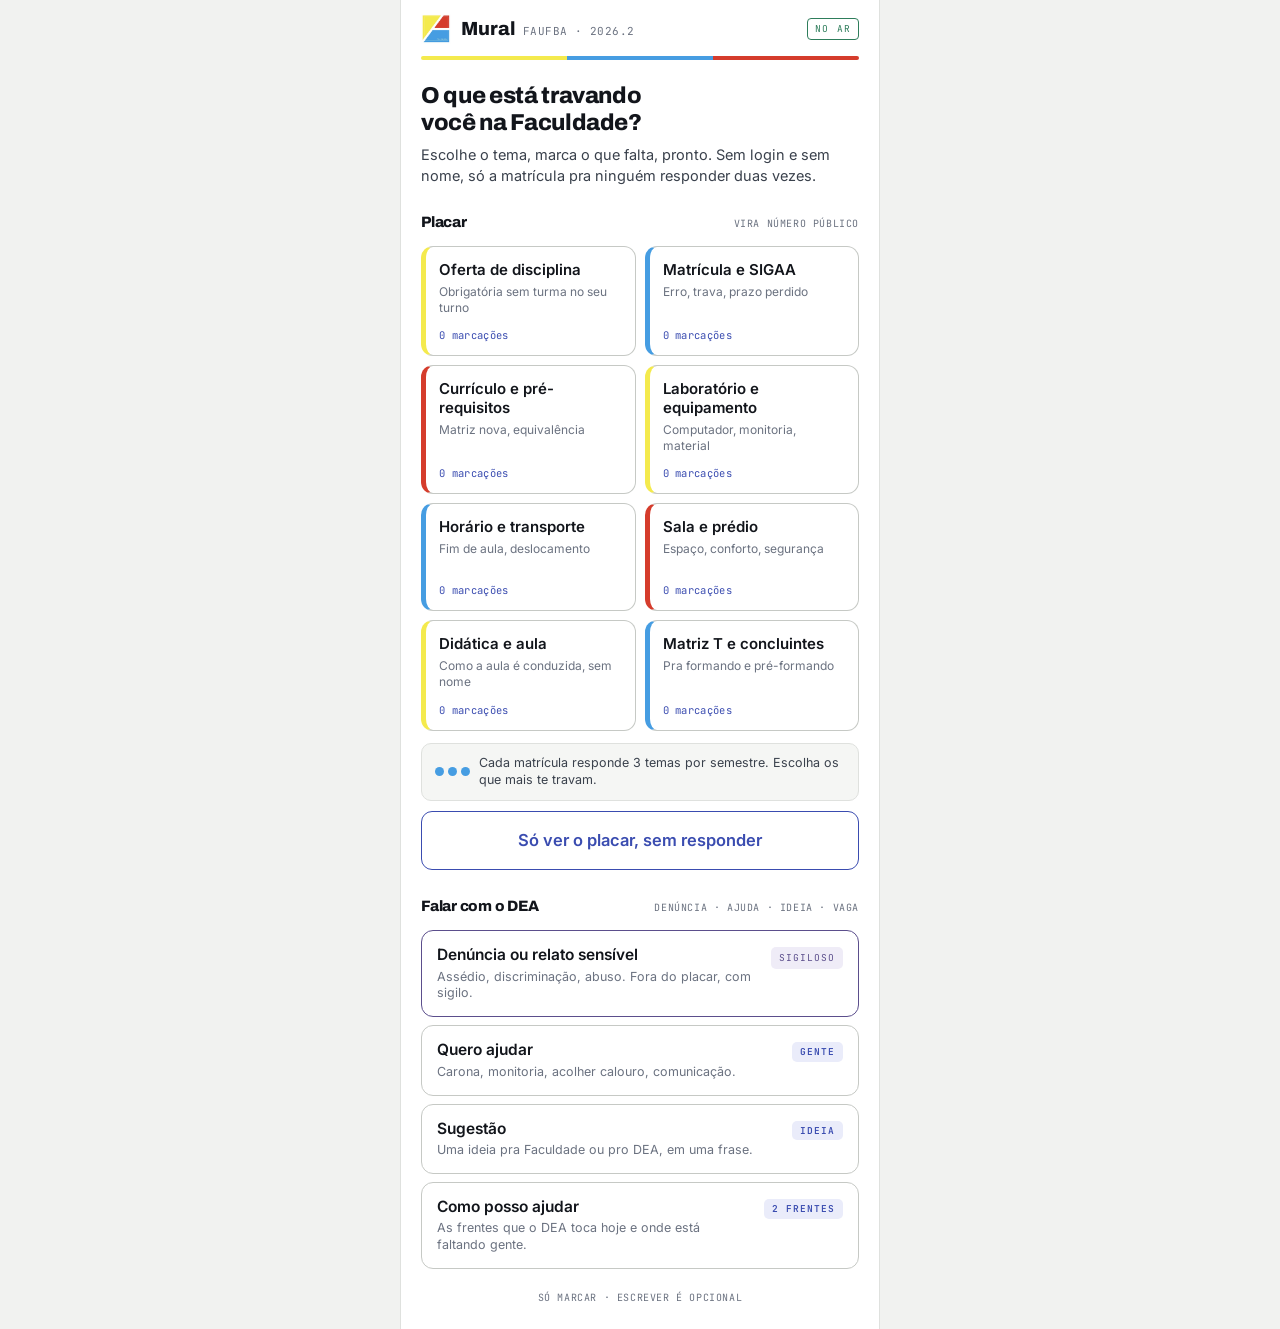
<file: placar/index.html>
<!doctype html>
<html lang="pt-BR">
<head>
<meta charset="utf-8">
<meta name="viewport" content="width=device-width,initial-scale=1">
<meta name="robots" content="noindex">
<meta name="color-scheme" content="light">
<meta name="description" content="Mural FAUFBA. O que trava o estudante vira numero publico.">
<style>[hidden]{display:none!important}img{max-width:100%}</style>
<title>Mural</title>
<link rel="stylesheet" href="https://fonts.googleapis.com/css2?family=Archivo:wght@700;800;900&family=Inter:wght@400;500;600;700&family=JetBrains+Mono:wght@400;500;600&display=swap">
<style>
*,*::before,*::after{box-sizing:border-box}
:root{
  --dawn:#B8891F; --noon:#3F7D62; --night:#3A4CB0; --night-soft:#EAECFA;
  --alert:#B23A2A; --alert-soft:#FBEAE7; --ok:#2E7D5B; --ok-soft:#E4F3EC; --warn-soft:#FBF1DC;
  --calm:#5B4E8C; --calm-soft:#EFECF7;
  --ink:#12151B; --ink-2:#3A414C; --ink-3:#6B7280;
  --bg:#F1F2F0; --card:#FFFFFF; --tint:#F5F6F4; --line:#DFE1DE; --line-2:#C6C9C5;
  --dea-y:#F4EA4D; --dea-b:#469DE2; --dea-r:#D53C2C; --dea-deep:#1B6CA8;
  color-scheme: light;
  --f-display:'Archivo',system-ui,sans-serif; --f-body:'Inter',system-ui,sans-serif; --f-mono:'JetBrains Mono',ui-monospace,monospace;
}
:root[data-theme="light"]{
  --dawn:#B8891F; --noon:#3F7D62; --night:#3A4CB0; --night-soft:#EAECFA;
  --alert:#B23A2A; --alert-soft:#FBEAE7; --ok:#2E7D5B; --ok-soft:#E4F3EC; --warn-soft:#FBF1DC;
  --calm:#5B4E8C; --calm-soft:#EFECF7;
  --ink:#12151B; --ink-2:#3A414C; --ink-3:#6B7280;
  --bg:#F1F2F0; --card:#FFFFFF; --tint:#F5F6F4; --line:#DFE1DE; --line-2:#C6C9C5;
  --dea-deep:#1B6CA8;
}
@media (prefers-reduced-motion: reduce){*{transition:none!important;animation:none!important}}

html{background:var(--bg)}
body{margin:0;background:var(--bg);color:var(--ink);font-family:var(--f-body);font-size:16px;line-height:1.45;-webkit-font-smoothing:antialiased}
h1,h2{font-family:var(--f-display);margin:0;letter-spacing:-.015em;text-wrap:balance}
p{margin:0}
button,input,textarea{font:inherit;color:inherit}
button{cursor:pointer}
:focus-visible{outline:2px solid var(--night);outline-offset:3px;border-radius:4px}

.app{max-width:480px;margin:0 auto;min-height:100vh;display:flex;flex-direction:column;background:var(--card);
  border-left:1px solid var(--line);border-right:1px solid var(--line)}
@media(max-width:520px){.app{border:0}}
.top{display:flex;justify-content:space-between;align-items:center;gap:12px;padding:14px 20px 0}
.mark{display:flex;align-items:center;gap:10px;min-width:0}
.mark img{width:30px;height:30px;display:block;border-radius:3px;flex:none}
.brand{font-family:var(--f-display);font-weight:800;font-size:19px}
.brand small{font-family:var(--f-mono);font-weight:400;font-size:11px;color:var(--ink-3);margin-left:8px;letter-spacing:.04em}
.proto{font-family:var(--f-mono);font-size:9.5px;letter-spacing:.12em;text-transform:uppercase;color:var(--ink-3);border:1px solid var(--line-2);padding:3px 7px;border-radius:4px;white-space:nowrap}
.proto.live{color:var(--ok);border-color:var(--ok)}
.rule{display:flex;height:4px;margin:12px 20px 0;border-radius:2px;overflow:hidden}
.rule i{flex:1}
.rule i:nth-child(1){background:var(--dea-y)}
.rule i:nth-child(2){background:var(--dea-b)}
.rule i:nth-child(3){background:var(--dea-r)}

.scr{display:none;flex:1;flex-direction:column;padding:0 20px 24px}
.scr.on{display:flex}
.lbl{font-family:var(--f-mono);font-size:10.5px;letter-spacing:.12em;text-transform:uppercase;color:var(--ink-3);margin:22px 0 9px}
.q{font-family:var(--f-display);font-weight:800;font-size:23px;line-height:1.18;margin-top:22px}
.sub{color:var(--ink-2);font-size:14.5px;margin-top:8px}
.btn{width:100%;border:0;border-radius:11px;padding:17px;font-weight:600;font-size:16.5px;background:var(--night);color:#fff;min-height:54px}
.btn:disabled{opacity:.38;cursor:not-allowed}
.btn.ghost{background:transparent;color:var(--night);border:1.5px solid var(--night)}
.btn.calm{background:var(--calm)}
.foot{margin-top:12px;text-align:center;font-family:var(--f-mono);font-size:10px;color:var(--ink-3);letter-spacing:.06em}
.acts{margin-top:auto;padding-top:26px;display:flex;flex-direction:column;gap:10px}
.back{align-self:flex-start;background:none;border:0;padding:0;margin-top:18px;font-family:var(--f-mono);font-size:11.5px;color:var(--night);letter-spacing:.04em}
.send{margin-top:auto;padding-top:22px;position:sticky;bottom:0;background:linear-gradient(to top,var(--card) 70%,transparent)}
.tname{font-family:var(--f-mono);font-size:10.5px;letter-spacing:.12em;text-transform:uppercase;color:var(--night);margin-top:6px}
.tname.calm{color:var(--calm)}

/* home */
.grp{display:flex;align-items:baseline;justify-content:space-between;margin-top:26px}
.grp h2{font-size:15px;font-weight:800}
.grp small{font-family:var(--f-mono);font-size:10px;color:var(--ink-3);letter-spacing:.06em}
.themes{display:grid;grid-template-columns:1fr 1fr;gap:9px;margin-top:12px}
.theme{background:var(--card);border:1.5px solid var(--line-2);border-left-width:5px;border-radius:12px;padding:14px 13px 12px;text-align:left;display:flex;flex-direction:column;gap:4px;min-height:108px}
.theme .n{font-weight:600;font-size:15px;line-height:1.25}
.theme .d{font-size:12px;color:var(--ink-3);line-height:1.35}
.theme .c{margin-top:auto;font-family:var(--f-mono);font-size:10.5px;color:var(--night);letter-spacing:.03em;padding-top:8px}
.theme:nth-child(3n+1){border-left-color:var(--dea-y)}
.theme:nth-child(3n+2){border-left-color:var(--dea-b)}
.theme:nth-child(3n+3){border-left-color:var(--dea-r)}
.cota{display:flex;align-items:center;gap:9px;margin-top:12px;padding:11px 13px;border:1px solid var(--line);
  border-radius:10px;background:var(--tint);font-size:12.5px;color:var(--ink-2);line-height:1.35}
.cota .pips{display:flex;gap:4px;flex:none}
.cota .pips i{width:9px;height:9px;border-radius:50%;background:var(--dea-b);display:block}
.cota .pips i.off{background:var(--line-2)}
.cota.zero{border-color:var(--dea-r);background:var(--alert-soft)}
.cota.zero .pips i{background:var(--line-2)}
.rows{display:flex;flex-direction:column;gap:8px;margin-top:12px}
.row{width:100%;background:var(--card);border:1.5px solid var(--line-2);border-radius:12px;padding:14px 15px;text-align:left;display:grid;grid-template-columns:1fr auto;gap:10px 12px;align-items:start;min-height:64px}
.row>span:first-child{min-width:0}
.row .n{display:block;font-weight:600;font-size:15.5px;line-height:1.25}
.row .d{display:block;font-size:12.5px;color:var(--ink-3);margin-top:4px;line-height:1.35}
.row .tg{font-family:var(--f-mono);font-size:9.5px;letter-spacing:.1em;text-transform:uppercase;padding:4px 8px;border-radius:5px;white-space:nowrap;margin-top:2px}
.row .tg.sig{background:var(--calm-soft);color:var(--calm)}
.row .tg.n{background:var(--night-soft);color:var(--night)}
.row.calm{border-color:var(--calm)}

/* responder (placar themes) */
.turnos{display:grid;grid-template-columns:repeat(3,1fr);gap:8px}
.turno{background:var(--card);border:1.5px solid var(--line-2);border-radius:9px;padding:13px 8px;font-family:var(--f-mono);font-size:13px;color:var(--ink-2);text-align:center;min-height:48px}
.turno[aria-pressed="true"]{background:var(--night);border-color:var(--night);color:#fff;font-weight:600}
.list{border:1px solid var(--line);border-radius:11px;overflow:hidden;margin-top:2px}
.opt{width:100%;display:flex;align-items:center;gap:13px;padding:14px 15px;background:var(--card);border:0;border-top:1px solid var(--line);text-align:left;font-size:15.5px;min-height:52px}
.opt:first-child{border-top:0}
.bx{width:22px;height:22px;border:1.6px solid var(--line-2);border-radius:6px;flex:none;position:relative;background:var(--card)}
.opt[aria-pressed="true"]{font-weight:600}
.opt[aria-pressed="true"] .bx{background:var(--night);border-color:var(--night)}
.opt[aria-pressed="true"] .bx::after{content:"";position:absolute;left:7px;top:3px;width:5px;height:10px;border:solid #fff;border-width:0 2.2px 2.2px 0;transform:rotate(45deg)}
.calmset .opt[aria-pressed="true"] .bx{background:var(--calm);border-color:var(--calm)}
.opt .tag{margin-left:auto;font-family:var(--f-mono);font-size:9.5px;color:var(--alert);letter-spacing:.06em;white-space:nowrap}
.opt .cnt{margin-left:auto;font-family:var(--f-mono);font-size:11px;color:var(--ink-3);white-space:nowrap}
.extra{margin-top:14px}
.extra-t{background:none;border:0;padding:6px 0;font-family:var(--f-mono);font-size:11.5px;color:var(--ink-3);letter-spacing:.04em}
.extra-t::before{content:"+ ";color:var(--night)}
.extra-f{display:none;margin-top:8px}
.extra-f.on{display:block}
input[type=text],textarea{width:100%;border:1.5px solid var(--line-2);border-radius:9px;padding:13px 14px;background:var(--card);font-size:15px;min-height:48px}
textarea{min-height:104px;resize:vertical;line-height:1.45}
input[type=text]:focus,textarea:focus{border-color:var(--night);outline:0}
.calmset input[type=text]:focus,.calmset textarea:focus{border-color:var(--calm)}
.cnt-s{display:block;margin-top:6px;font-family:var(--f-mono);font-size:10px;color:var(--ink-3)}
.mat{margin-top:18px;border:1.5px solid var(--line-2);border-radius:11px;padding:14px 15px;background:var(--tint)}
.mat label{display:block;font-family:var(--f-mono);font-size:10.5px;letter-spacing:.12em;text-transform:uppercase;color:var(--ink-3);margin-bottom:8px}
.mat input{background:var(--card);letter-spacing:.08em;font-variant-numeric:tabular-nums}
.mat .por{font-size:12.5px;color:var(--ink-3);line-height:1.4;margin-top:9px}
.mat .por b{color:var(--ink-2)}
.mat .erro{font-size:12.5px;color:var(--alert);margin-top:7px;font-weight:600}

/* chips (multi/single) */
.chips-w{display:flex;flex-wrap:wrap;gap:8px}
.ch{border:1.5px solid var(--line-2);background:var(--card);border-radius:999px;padding:10px 14px;font-size:14px;color:var(--ink-2);min-height:42px}
.ch[aria-pressed="true"]{background:var(--night);border-color:var(--night);color:#fff;font-weight:600}
.calmset .ch[aria-pressed="true"]{background:var(--calm);border-color:var(--calm)}
.chips{display:flex;gap:7px;overflow-x:auto;padding:14px 0 4px;margin:0 -20px;padding-left:20px;padding-right:20px;scrollbar-width:none}
.chips::-webkit-scrollbar{display:none}
.chip{flex:none;border:1.5px solid var(--line-2);background:var(--card);border-radius:999px;padding:9px 14px;font-size:13.5px;color:var(--ink-2);white-space:nowrap;min-height:40px}
.chip[aria-pressed="true"]{background:var(--night);border-color:var(--night);color:#fff;font-weight:600}

/* banners */
.ban{border-radius:10px;padding:13px 15px;font-size:13.5px;line-height:1.45;margin-top:16px}
.ban.sig{background:var(--calm-soft);color:var(--ink);border:1.5px solid var(--calm)}
.ban.sig b{color:var(--calm)}
.ban.alerta{background:var(--warn-soft);color:var(--ink);border:1.5px solid var(--dawn)}
.ban.alerta b{color:var(--dawn)}
.ban ul{margin:8px 0 0;padding-left:18px}
.ban li{margin-top:4px}
.ban li b{font-family:var(--f-mono);font-weight:600}

/* recebido */
.big{font-family:var(--f-display);font-weight:900;font-size:44px;line-height:1;color:var(--ok);margin-top:34px}
.big.calm{color:var(--calm)}
.took{font-family:var(--f-mono);font-size:12.5px;color:var(--ink-3);margin-top:8px}
.took b{color:var(--ink)}
.lead{font-size:17px;line-height:1.4;margin-top:22px}
.lead b{color:var(--night)}
.more{font-size:13.5px;color:var(--ink-3);margin-top:6px}
.bars{display:flex;flex-direction:column;gap:10px;margin-top:22px}
.br{display:grid;grid-template-columns:minmax(58px,38%) 1fr 38px;align-items:center;gap:11px;font-family:var(--f-mono);font-size:12px}
.br .bl{overflow:hidden;text-overflow:ellipsis;white-space:nowrap;color:var(--ink-2)}
.br .t{height:14px;background:var(--tint);border-radius:4px;overflow:hidden;border:1px solid var(--line)}
.br .f{height:100%;border-radius:3px;transition:width .5s ease}
.br .v{text-align:right;font-weight:600}
.meta{margin-top:18px;border-radius:9px;padding:12px 14px;font-size:14px;font-weight:600}
.meta.ok{background:var(--ok-soft);color:var(--ok)}
.meta.warn{background:var(--warn-soft);color:var(--dawn)}
.meta.neu{background:var(--night-soft);color:var(--night)}

/* placar */
.h2{font-size:22px;font-weight:800;margin-top:22px}
.upd{font-family:var(--f-mono);font-size:11px;color:var(--ink-3);margin-top:4px}
.kpis{display:grid;grid-template-columns:1fr 1fr;gap:9px;margin-top:12px}
.kpi{border:1px solid var(--line);border-radius:10px;padding:13px 14px}
.kpi .v{font-family:var(--f-display);font-weight:800;font-size:28px;line-height:1}
.kpi .k{font-size:11.5px;color:var(--ink-3);margin-top:5px;line-height:1.35}
.kpi.n .v{color:var(--night)} .kpi.a .v{color:var(--alert)}
.tw{overflow-x:auto;margin-top:14px;border:1px solid var(--line);border-radius:10px}
table{border-collapse:collapse;width:100%}
th,td{padding:11px 10px;text-align:left;border-bottom:1px solid var(--line);font-size:13.5px;white-space:nowrap}
th{font-family:var(--f-mono);font-size:10px;letter-spacing:.1em;text-transform:uppercase;color:var(--ink-3);font-weight:500;background:var(--tint)}
tr:last-child td{border-bottom:0}
td.num{font-family:var(--f-mono);font-weight:600;text-align:right;font-variant-numeric:tabular-nums}
td.num.hot{color:var(--night)}
.pill{font-family:var(--f-mono);font-size:10px;padding:3px 7px;border-radius:5px;font-weight:600}
.pill.no{background:var(--alert-soft);color:var(--alert)}
.pill.ok{background:var(--ok-soft);color:var(--ok)}
.pill.warn{background:var(--warn-soft);color:var(--dawn)}
.rel{margin-top:16px}
.rel .lbl{margin-top:0}
.rel ul{list-style:none;margin:0;padding:0;border:1px solid var(--line);border-radius:10px;overflow:hidden}
.rel li{padding:11px 14px;border-top:1px solid var(--line);font-size:14px;line-height:1.4}
.rel li:first-child{border-top:0}
.rel li small{display:block;font-family:var(--f-mono);font-size:10px;color:var(--ink-3);margin-top:3px;letter-spacing:.04em}
.empty{border:1px dashed var(--line-2);border-radius:10px;padding:18px;text-align:center;font-size:13.5px;color:var(--ink-3);margin-top:14px}
.note{margin-top:16px;font-size:13px;color:var(--ink-3);line-height:1.5}
</style>
</head>
<body>

<script>
/* ===================================================================
   UMA LINHA PRA LIGAR O MURAL NA PLANILHA DO DEA.
   Cole entre as aspas a URL do aplicativo da web do Apps Script.
   Vazio = modo demonstração, nada sai do navegador.
   =================================================================== */
window.MURAL_CFG = {
  endpoint: "https://script.google.com/macros/s/AKfycbxVtQ7FQZuDMdq8w5Bamkjb2DoI8qCTsLSYkT0tkH6b2mWGjVMGx_SKkm6rdWb4RQ40/exec", // URL do Apps Script, terminada em /exec
  semestre: "2026.2",// muda uma vez por semestre; zera a cota de todo mundo
  limite: 3          // quantos temas cada pessoa pode responder no semestre
};
</script>

<div class="app">
  <div class="top">
    <div class="mark"><img src="[data-uri]" alt="DEA FAUFBA"><div class="brand">Mural<small>FAUFBA · 2026.2</small></div></div>
    <span class="proto" id="modo">demonstração</span>
  </div>
  <div class="rule" aria-hidden="true"><i></i><i></i><i></i></div>

  <!-- S0 HOME -->
  <section class="scr on" id="s0" aria-label="Início">
    <h1 class="q">O que está travando você na Faculdade?</h1>
    <p class="sub">Escolhe o tema, marca o que falta, pronto. Sem login e sem nome, só a matrícula pra ninguém responder duas vezes.</p>
    <div class="grp"><h2>Placar</h2><small>VIRA NÚMERO PÚBLICO</small></div>
    <div class="themes" id="themes" role="group" aria-label="Temas do placar"></div>
    <div class="cota" id="cota"><span class="pips" id="cota-pips" aria-hidden="true"></span><span id="cota-txt"></span></div>
    <button type="button" class="btn ghost" id="home-placar" style="margin-top:10px">Só ver o placar, sem responder</button>

    <div class="grp"><h2>Falar com o DEA</h2><small>DENÚNCIA · AJUDA · IDEIA · VAGA</small></div>
    <div class="rows">
      <button type="button" class="row calm" id="go-den"><span><span class="n">Denúncia ou relato sensível</span><span class="d">Assédio, discriminação, abuso. Fora do placar, com sigilo.</span></span><span class="tg sig">sigiloso</span></button>
      <button type="button" class="row" id="go-help"><span><span class="n">Quero ajudar</span><span class="d">Carona, monitoria, acolher calouro, comunicação.</span></span><span class="tg n">gente</span></button>
      <button type="button" class="row" id="go-sug"><span><span class="n">Sugestão</span><span class="d">Uma ideia pra Faculdade ou pro DEA, em uma frase.</span></span><span class="tg n">ideia</span></button>
      <button type="button" class="row" id="go-vagas"><span><span class="n">Como posso ajudar</span><span class="d">As frentes que o DEA toca hoje e onde está faltando gente.</span></span><span class="tg n" id="vagas-cnt"></span></button>
    </div>
    <div class="foot" style="margin-top:22px">SÓ MARCAR · ESCREVER É OPCIONAL</div>
  </section>

  <!-- S1 RESPONDER (placar) -->
  <section class="scr" id="s1" aria-label="Responder">
    <button type="button" class="back" data-back>← VOLTAR</button>
    <div class="tname" id="tname"></div>
    <h1 class="q" id="tq" style="margin-top:8px"></h1>
    <p class="sub" id="tnote" hidden></p>
    <div id="turno-block">
      <div class="lbl">Seu turno</div>
      <div class="turnos" id="turnos" role="group" aria-label="Turno">
        <button type="button" class="turno" id="t-manha" data-t="manha" aria-pressed="false">Manhã</button>
        <button type="button" class="turno" id="t-tarde" data-t="tarde" aria-pressed="false">Tarde</button>
        <button type="button" class="turno" id="t-noite" data-t="noite" aria-pressed="false">Noite</button>
      </div>
    </div>
    <div class="lbl">Marque o que se aplica</div>
    <div class="list" id="list" role="group" aria-label="Itens"></div>
    <div class="extra">
      <button type="button" class="extra-t" id="extra-t">acrescentar uma linha (opcional)</button>
      <div class="extra-f" id="extra-f">
        <input type="text" id="extra" maxlength="90" placeholder="Uma frase, sem nome, sem turma" autocomplete="off">
        <small class="cnt-s" id="extra-n">0 / 90</small>
      </div>
    </div>
    <div class="mat">
      <label for="mat">Sua matrícula</label>
      <input type="text" id="mat" inputmode="numeric" maxlength="9" placeholder="os 9 números, sem pontos" autocomplete="off">
      <div class="por"><b>Por que pedimos.</b> É o que impede a mesma pessoa de responder várias vezes e inflar o número. <b>A matrícula não fica guardada.</b> O sistema grava só uma marca embaralhada dela, que não volta a ser número e não chega a nome nenhum.</div>
      <div class="erro" id="mat-erro" hidden></div>
    </div>
    <div class="ban alerta" id="sem-cota" hidden><b>Esta matrícula já respondeu seus temas deste semestre.</b> Isso existe pra ninguém inflar o placar respondendo várias vezes. Você continua podendo ver o placar, mandar sugestão, se oferecer pra uma vaga e usar o canal sigiloso.</div>
    <div class="send"><button type="button" class="btn" id="send" disabled>Enviar</button><div class="foot">SEM LOGIN · SEM NOME · MATRÍCULA NÃO FICA GUARDADA</div></div>
  </section>

  <!-- S2 RECEBIDO (placar) -->
  <section class="scr" id="s2" aria-label="Recebido">
    <div class="big">Recebido.</div>
    <div class="took" id="took"></div>
    <p class="lead" id="lead"></p>
    <p class="more" id="more"></p>
    <div class="bars" id="bars"></div>
    <div class="meta" id="meta"></div>
    <div class="acts">
      <button type="button" class="btn" id="go-placar">Ver placar completo</button>
      <button type="button" class="btn ghost" data-home>Voltar ao início</button>
    </div>
    <div class="foot">NÚMERO PÚBLICO · MOSTRA PRA QUEM QUISER</div>
  </section>

  <!-- S3 PLACAR -->
  <section class="scr" id="s3" aria-label="Placar">
    <h2 class="h2">Placar · 2026.2</h2>
    <div class="upd" id="upd">atualizado agora · sessão local</div>
    <div class="chips" id="chips" role="group" aria-label="Tema do placar"></div>
    <div id="pl-num">
      <div class="kpis">
        <div class="kpi n"><div class="v" id="k-total">0</div><div class="k">respostas no semestre, todos os temas</div></div>
        <div class="kpi a"><div class="v" id="k-hot">0</div><div class="k" id="k-hot-l"></div></div>
      </div>
      <div class="tw"><table><thead id="thead"></thead><tbody id="tbody"></tbody></table></div>
      <div class="rel" id="rel" hidden><div class="lbl">Relatos desta sessão</div><ul id="rel-list"></ul></div>
    </div>
    <div id="pl-sug" hidden>
      <div class="kpis"><div class="kpi n"><div class="v" id="k-sug">0</div><div class="k">sugestões nesta sessão</div></div><div class="kpi"><div class="v" id="k-sug-h">0</div><div class="k">com "posso ajudar a fazer"</div></div></div>
      <div class="rel" id="sug-wrap" style="margin-top:14px"><ul id="sug-list"></ul></div>
      <div class="empty" id="sug-empty">Nenhuma sugestão ainda nesta sessão. A primeira aparece aqui.</div>
    </div>
    <div id="pl-vagas" hidden>
      <div class="tw" style="margin-top:14px"><table><thead><tr><th>Frente</th><th style="text-align:right">Interessados</th></tr></thead><tbody id="vagas-body"></tbody></table></div>
    </div>
    <p class="note" id="pl-note">Qualquer pessoa abre esta tela. Aluno, Colegiado, Direção. Denúncias nunca aparecem aqui. Neste protótipo os números são ilustrativos e só mudam dentro desta sessão.</p>
    <div class="acts"><button type="button" class="btn" data-home>Responder</button></div>
  </section>

  <!-- S-DEN DENÚNCIA -->
  <section class="scr calmset" id="sden" aria-label="Denúncia ou relato sensível">
    <button type="button" class="back" data-back>← VOLTAR</button>
    <div class="tname calm">Denúncia ou relato sensível</div>
    <h1 class="q" style="margin-top:8px">O que aconteceu fica só com quem recebe.</h1>
    <div class="ban sig"><b>Isto não entra no placar.</b> Na versão real, chega a uma pessoa da gestão definida pelo DEA, com sigilo, e você escolhe se quer ser contatado.</div>
    <div class="ban alerta" id="den-proto"><b id="den-proto-b">Protótipo: nada aqui é enviado a ninguém.</b> Se você precisa relatar algo agora, use um canal real:
      <ul><li><b>Ouvidoria da UFBA</b></li><li><b>180</b> · violência contra a mulher</li><li><b>100</b> · direitos humanos</li><li><b>188</b> · CVV, apoio emocional, 24h</li></ul></div>
    <div class="lbl">O que aconteceu</div>
    <div class="chips-w" id="den-tipo" role="group" aria-label="Tipo"></div>
    <div class="lbl">Onde</div>
    <div class="chips-w" id="den-onde" role="group" aria-label="Onde"></div>
    <div class="lbl">Como você quer seguir</div>
    <div class="chips-w" id="den-seg" role="group" aria-label="Como seguir"></div>
    <div id="den-ct" hidden><div class="lbl">Contato (só se você quiser)</div><input type="text" id="den-contato" maxlength="80" placeholder="E-mail ou WhatsApp" autocomplete="off"></div>
    <div class="lbl">Se quiser contar mais (opcional)</div>
    <textarea id="den-txt" maxlength="300" placeholder="No seu tempo, do seu jeito."></textarea>
    <small class="cnt-s" id="den-n">0 / 300</small>
    <div class="send"><button type="button" class="btn calm" id="den-send" disabled>Registrar com sigilo</button><div class="foot">SEM NOME · SEM TURNO · SEM PLACAR</div></div>
  </section>

  <!-- S-HELP QUERO AJUDAR -->
  <section class="scr" id="shelp" aria-label="Quero ajudar">
    <button type="button" class="back" data-back>← VOLTAR</button>
    <div class="tname">Quero ajudar</div>
    <h1 class="q" style="margin-top:8px">Do que você topa participar?</h1>
    <div class="lbl">Marque quantas quiser</div>
    <div class="chips-w" id="help-como" role="group" aria-label="Como ajudar"></div>
    <div class="lbl">Quanto tempo dá</div>
    <div class="chips-w" id="help-tempo" role="group" aria-label="Disponibilidade"></div>
    <div class="lbl">Contato (opcional)</div>
    <input type="text" id="help-contato" maxlength="80" placeholder="E-mail, WhatsApp ou @" autocomplete="off">
    <div class="send"><button type="button" class="btn" id="help-send" disabled>Me chama</button><div class="foot">QUANDO APARECER ALGO DO SEU JEITO, ALGUÉM DO DEA CHAMA</div></div>
  </section>

  <!-- S-SUG SUGESTÃO -->
  <section class="scr" id="ssug" aria-label="Sugestão">
    <button type="button" class="back" data-back>← VOLTAR</button>
    <div class="tname">Sugestão</div>
    <h1 class="q" style="margin-top:8px">Uma ideia, em uma frase.</h1>
    <div class="lbl">Pra Faculdade ou pro DEA</div>
    <textarea id="sug-txt" maxlength="200" placeholder="Ex.: abrir o ateliê no sábado de manhã pra quem trabalha na semana."></textarea>
    <small class="cnt-s" id="sug-n">0 / 200</small>
    <div class="lbl">E aí</div>
    <div class="chips-w"><button type="button" class="ch" id="sug-ajudo" aria-pressed="false">Posso ajudar a fazer</button></div>
    <div class="send"><button type="button" class="btn" id="sug-send" disabled>Mandar sugestão</button><div class="foot">ENTRA NO PLACAR, NA ABA SUGESTÕES · SEM NOME</div></div>
  </section>

  <!-- S-VAGAS -->
  <section class="scr" id="svagas" aria-label="Como posso ajudar">
    <button type="button" class="back" data-back>← VOLTAR</button>
    <div class="tname">Como posso ajudar</div>
    <h1 class="q" style="margin-top:8px">O DEA precisa de gente pra isto.</h1>
    <p class="sub">Toca na frente que te interessa e pronto. Sem processo seletivo, sem formulário.</p>
    <div class="list" id="vagas-list" role="group" aria-label="Frentes" style="margin-top:16px"></div>
    <div class="acts"><button type="button" class="btn ghost" data-home>Voltar ao início</button></div>
    <div class="foot">INTERESSE ENTRA NO PLACAR, NA ABA FRENTES · SEM NOME</div>
  </section>

  <!-- S-OK GENÉRICO -->
  <section class="scr" id="sok" aria-label="Confirmação">
    <div class="big" id="ok-big">Recebido.</div>
    <p class="lead" id="ok-lead"></p>
    <p class="more" id="ok-more"></p>
    <div id="ok-ban"></div>
    <div class="acts">
      <button type="button" class="btn" id="ok-primary">Ver placar</button>
      <button type="button" class="btn ghost" data-home>Voltar ao início</button>
    </div>
  </section>
</div>

<script>
(function(){
  var MIN = 25;
  var TN = {manha:'Manhã',tarde:'Tarde',noite:'Noite'};
  var TC = {manha:'var(--dawn)',tarde:'var(--noon)',noite:'var(--night)'};
  var themes = [
    { id:'oferta', n:'Oferta de disciplina', d:'Obrigatória sem turma no seu turno', turno:true, q:'Qual obrigatória você precisa e não tem turma no seu turno?',
      items:[
        {n:'Organização do Trabalho',c:{manha:9,tarde:12,noite:47},st:'no',tag:'crônico'},
        {n:'Instalações Hidrossanitárias',c:{manha:14,tarde:18,noite:39},st:'no'},
        {n:'Construção II',c:{manha:11,tarde:15,noite:33},st:'no'},
        {n:'Técnicas Retrospectivas',c:{manha:8,tarde:10,noite:28},st:'no'},
        {n:'Ateliê Integrado de Interesse Social',c:{manha:12,tarde:9,noite:31},st:'ok'},
        {n:'Tecnologias Digitais Aplicadas II',c:{manha:36,tarde:30,noite:24},st:'warn'}]},
    { id:'sigaa', n:'Matrícula e SIGAA', d:'Erro, trava, prazo perdido', turno:true, q:'O que deu errado na sua matrícula?',
      items:[
        {n:'Pré-requisito errado no sistema',c:{manha:7,tarde:9,noite:21}},
        {n:'Matrícula não processou',c:{manha:12,tarde:14,noite:29}},
        {n:'Componente sumiu da grade',c:{manha:5,tarde:6,noite:13}},
        {n:'Não consegui trancar no prazo',c:{manha:4,tarde:8,noite:17}},
        {n:'Moodle fora do ar na inscrição',c:{manha:9,tarde:11,noite:15}},
        {n:'Sem resposta do Colegiado',c:{manha:6,tarde:7,noite:19}}]},
    { id:'curriculo', n:'Currículo e pré-requisitos', d:'Matriz nova, equivalência', turno:false, q:'O que travou com a mudança de matriz?',
      items:[
        {n:'Migrei de matriz e perdi disciplina',c:23},
        {n:'Equivalência não reconhecida',c:18},
        {n:'Pré-requisito novo sem aviso',c:31},
        {n:'Não sei em qual matriz estou',c:12},
        {n:'Optativa não conta hora',c:9}]},
    { id:'lab', n:'Laboratório e equipamento', d:'Computador, monitoria, material', turno:true, q:'O que falta pra disciplina rodar?',
      items:[
        {n:'Computadores insuficientes',c:{manha:22,tarde:19,noite:26}},
        {n:'Sem monitoria na disciplina',c:{manha:15,tarde:13,noite:24}},
        {n:'Software desatualizado',c:{manha:8,tarde:7,noite:11}},
        {n:'Não posso usar meu notebook',c:{manha:6,tarde:9,noite:18}},
        {n:'Plotter ou impressora indisponível',c:{manha:11,tarde:10,noite:14}},
        {n:'Maquetaria sem material',c:{manha:5,tarde:6,noite:8}}]},
    { id:'horario', n:'Horário e transporte', d:'Fim de aula, deslocamento', turno:true, q:'O que aperta no horário?',
      items:[
        {n:'Aula acaba tarde pro último transporte',c:{manha:2,tarde:4,noite:38}},
        {n:'Professor não libera antes do fim',c:{manha:3,tarde:5,noite:27}},
        {n:'Um dia só pra uma disciplina',c:{manha:9,tarde:8,noite:21}},
        {n:'Choque de horário entre obrigatórias',c:{manha:11,tarde:12,noite:16}},
        {n:'Sem opção de sair mais cedo',c:{manha:1,tarde:3,noite:22}}]},
    { id:'predio', n:'Sala e prédio', d:'Espaço, conforto, segurança', turno:false, q:'O que incomoda no prédio?',
      items:[
        {n:'Sala sem ar ou ventilação',c:34},{n:'Sem tomada pra notebook',c:27},{n:'Banheiro sem manutenção',c:19},
        {n:'Iluminação ruim à noite',c:16},{n:'Segurança na saída à noite',c:29},{n:'Sem espaço pra maquete',c:14}]},
    { id:'didatica', n:'Didática e aula', d:'Como a aula é conduzida, sem nome', turno:true, q:'O que na condução da aula está travando você?',
      note:'Sem nome de professor nem de turma. O placar mostra a prática, não a pessoa.',
      items:[
        {n:'Critério de nota não explicado',c:{manha:10,tarde:13,noite:22}},
        {n:'Trabalho devolvido sem comentário',c:{manha:12,tarde:11,noite:19}},
        {n:'Sem cronograma ou plano de curso',c:{manha:8,tarde:9,noite:17}},
        {n:'Aula só expositiva, sem prática',c:{manha:7,tarde:8,noite:14}},
        {n:'Não responde e-mail nem SIGAA',c:{manha:9,tarde:12,noite:21}},
        {n:'Conteúdo diferente da ementa',c:{manha:4,tarde:6,noite:9}}]},
    { id:'matrizt', n:'Matriz T e concluintes', d:'Pra formando e pré-formando', turno:false, q:'O que trava você na reta final do curso?',
      note:'É a mesma pesquisa que a Coordenação Acadêmica decidiu fazer em reunião de 11/09, sobre a Matriz T. Aqui ela já sai em formato de painel, pronta antes da janela de 05 a 16/10.',
      items:[
        {n:'Não sei quantas horas do Ateliê Complementar contam',c:29},
        {n:'SIGAA não me reconhece como concluinte',c:34},
        {n:'Dúvida entre ficar na Matriz T ou ir pra Matriz Nova',c:22},
        {n:'Sem prioridade de vaga sendo concluinte',c:26},
        {n:'Dúvida sobre trancamento do TFG e o que fica no histórico',c:18},
        {n:'Não sei se as 200h de extensão já foram integralizadas',c:15}]}
  ];
  var vagas = [
    {n:'Mural',d:'Manter o app, trocar o cartaz da semana, levar o número à reunião',c:3,on:false},
    {n:'Acolhimento de calouros',d:'Receber quem chega, tirar dúvida, apresentar a Faculdade',c:7,on:false}
  ];
  var relatos = [], sugestoes = [], PESSOAS = 0, EXCLUIDAS = 0;
  var cur = null, turno = null, sel = [], t0 = null, placarView = 'oferta';
  var $ = function(id){ return document.getElementById(id); };

  /* ===== IDENTIDADE PSEUDÔNIMA E COTA DO SEMESTRE =====
     Um código aleatório por aparelho. Não tem nome, matrícula nem e-mail
     dentro dele. Serve pra contar quantos temas a mesma pessoa respondeu
     e pra segurar o teto do semestre. A denúncia nunca carrega este código. */
  var CFG = window.MURAL_CFG || {};
  var SEM = CFG.semestre || '2026.2';
  var LIM = CFG.limite || 3;
  function guarda(k,v){ try{ localStorage.setItem(k,v); }catch(e){} }
  function le(k){ try{ return localStorage.getItem(k); }catch(e){ return null; } }
  var MEU_ID = (function(){
    var k = 'mural_id', v = le(k);
    if(!v){
      v = '';
      var abc = 'abcdefghijkmnopqrstuvwxyz23456789';
      if(window.crypto && crypto.getRandomValues){
        var a = new Uint8Array(12); crypto.getRandomValues(a);
        for(var i=0;i<12;i++) v += abc[a[i] % abc.length];
      } else {
        for(var j=0;j<12;j++) v += abc[Math.floor(Math.random()*abc.length)];
      }
      guarda(k,v);
    }
    return v;
  })();
  /* Matrícula da UFBA: nove dígitos, começa em 2, e os dois seguintes são o
     ano de entrada. Isso só checa o formato, não confirma que a pessoa existe. */
  function matricula(){ return (le('mural_mat') || '').replace(/\D/g,''); }
  function matOk(m){
    m = (m === undefined ? matricula() : m);
    if(!/^2\d{8}$/.test(m)) return false;
    var ano = parseInt(m.slice(1,3), 10);
    return ano >= 5 && ano <= 35;
  }
  function chaveUso(){ return 'mural_usos_' + SEM + '_' + (matricula() || 'sem'); }
  function usados(){ return parseInt(le(chaveUso()) || '0', 10) || 0; }
  function gastaUma(){ guarda(chaveUso(), String(usados()+1)); }
  function fixaUso(n){ guarda(chaveUso(), String(n)); }
  function restam(){ return Math.max(0, LIM - usados()); }
  function pintaCota(){
    var r = restam(), box = $('cota'), pips = $('cota-pips');
    pips.innerHTML = '';
    for(var i=0;i<LIM;i++){
      var d = document.createElement('i');
      if(i >= r) d.className = 'off';
      pips.appendChild(d);
    }
    box.className = r === 0 ? 'cota zero' : 'cota';
    $('cota-txt').textContent = r === LIM
      ? 'Cada matrícula responde ' + LIM + ' temas por semestre. Escolha os que mais te travam.'
      : r > 0
        ? 'Restam ' + r + ' tema' + (r>1?'s':'') + ' pra sua matrícula em ' + SEM + '.'
        : 'Esta matrícula já respondeu seus ' + LIM + ' temas de ' + SEM + '. O placar continua aberto, e falar com o DEA também.';
  }
  var LIVE = !!(CFG.endpoint && CFG.endpoint.indexOf('http') === 0);
  function envia(dados){
    if(!LIVE) return;
    /* A denúncia e o 'quero ajudar' saem sem código nenhum. O primeiro porque
       precisa ser anônimo de verdade, o segundo porque pode levar contato,
       e contato mais código ligaria as respostas do placar a uma pessoa. */
    if(dados.tipo !== 'relato' && dados.tipo !== 'ajudar'){
      dados.id = MEU_ID; dados.semestre = SEM;
    }
    /* A matrícula sai apenas na resposta do placar, e o servidor a embaralha
       antes de gravar. Denúncia, sugestão, vagas e ajudar nunca a carregam. */
    if(dados.tipo === 'placar'){ dados.matricula = matricula(); }
    try{
      fetch(CFG.endpoint, { method:'POST', mode:'no-cors', cache:'no-store',
        headers:{'Content-Type':'text/plain;charset=utf-8'}, body: JSON.stringify(dados) })
        .catch(function(){});
    }catch(e){}
  }
  function puxa(pronto){
    if(!LIVE){ pronto(null); return; }
    var fn = '__mural' + Date.now(), sc = document.createElement('script');
    var tmr = setTimeout(function(){ limpa(); pronto(null); }, 9000);
    function limpa(){ window[fn] = undefined; if(sc.parentNode) sc.parentNode.removeChild(sc); }
    window[fn] = function(d){ clearTimeout(tmr); limpa(); pronto(d); };
    sc.onerror = function(){ clearTimeout(tmr); limpa(); pronto(null); };
    sc.src = CFG.endpoint + (CFG.endpoint.indexOf('?') < 0 ? '?' : '&') + 'cb=' + fn + '&t=' + Date.now();
    document.head.appendChild(sc);
  }
  function consultaUsos(m, pronto){
    if(!LIVE){ pronto(null); return; }
    var fn = '__muralq' + Date.now(), sc = document.createElement('script');
    var tmr = setTimeout(function(){ limpa(); pronto(null); }, 9000);
    function limpa(){ window[fn] = undefined; if(sc.parentNode) sc.parentNode.removeChild(sc); }
    window[fn] = function(d){ clearTimeout(tmr); limpa(); pronto(d && typeof d.usos === 'number' ? d.usos : null); };
    sc.onerror = function(){ clearTimeout(tmr); limpa(); pronto(null); };
    sc.src = CFG.endpoint + (CFG.endpoint.indexOf('?') < 0 ? '?' : '&') +
             'cb=' + fn + '&m=' + encodeURIComponent(m) + '&s=' + encodeURIComponent(SEM) + '&t=' + Date.now();
    document.head.appendChild(sc);
  }
  function zera(){
    themes.forEach(function(th){ th.items.forEach(function(it){
      if(th.turno){ it.c.manha=0; it.c.tarde=0; it.c.noite=0; } else it.c=0; }); });
    vagas.forEach(function(v){ v.c=0; v.on=false; });
    sugestoes = [];
  }
  function aplica(d){
    if(!d) return;
    if(d.placar) themes.forEach(function(th){
      var m = d.placar[th.id]; if(!m) return;
      th.items.forEach(function(it){
        var v = m[it.n]; if(!v) return;
        if(th.turno){ it.c.manha=v.manha||0; it.c.tarde=v.tarde||0; it.c.noite=v.noite||0; }
        else it.c = v.total||0;
      });
    });
    if(d.vagas) vagas.forEach(function(v){ if(d.vagas[v.n]!==undefined) v.c = d.vagas[v.n]; });
    if(d.sugestoes) sugestoes = d.sugestoes.slice(0,40).map(function(x){ return {t:x.t, h:!!x.h}; });
    if(d.relatos) relatos = d.relatos.slice(0,40).map(function(x){ return {th:x.th, t:x.t}; });
    PESSOAS = d.pessoas || 0; EXCLUIDAS = d.excluidas || 0;
  }
  function pintaHome(){
    pintaCota();
    themes.forEach(function(th){
      var el = document.querySelector('#theme-' + th.id + ' .c');
      if(el) el.textContent = sum(th) + ' marcações';
    });
    vagasCnt();
  }
  function modo(){
    var b = $('modo');
    if(LIVE){ b.textContent='no ar'; b.className='proto live'; }
    else { b.textContent='demonstração'; b.className='proto'; }
    $('den-proto-b').textContent = LIVE
      ? 'Este canal está no ar. O que você escrever chega só a quem o DEA definiu.'
      : 'Demonstração: nada aqui é enviado a ninguém.';
    $('pl-note').textContent = LIVE
      ? 'Qualquer pessoa abre esta tela. Aluno, Colegiado, Direção. Denúncias nunca aparecem aqui. Os números são as respostas reais deste semestre.'
      : 'Qualquer pessoa abre esta tela. Aluno, Colegiado, Direção. Denúncias nunca aparecem aqui. Nesta demonstração os números são ilustrativos e só mudam dentro desta sessão.';
  }

  function show(id){ document.querySelectorAll('.scr').forEach(function(s){ s.classList.toggle('on', s.id===id); }); window.scrollTo(0,0); }
  function sum(th){ return th.items.reduce(function(a,it){ return a + (th.turno ? it.c.manha+it.c.tarde+it.c.noite : it.c); },0); }
  function total(){ return themes.reduce(function(a,th){ return a+sum(th); },0); }
  function cnt(th,it,t){ return th.turno ? it.c[t] : it.c; }
  function ord(n){ return n+'º'; }
  function chips(container, arr, opts, onChange){
    var el = $(container); el.innerHTML='';
    arr.forEach(function(v,i){
      var b = document.createElement('button'); b.type='button'; b.className='ch'; b.id=container+'-'+i; b.setAttribute('aria-pressed','false'); b.textContent=v;
      b.addEventListener('click', function(){
        if (opts.single){ Array.prototype.forEach.call(el.children, function(x){ x.setAttribute('aria-pressed', x===b?'true':'false'); }); }
        else b.setAttribute('aria-pressed', b.getAttribute('aria-pressed')==='true'?'false':'true');
        onChange();
      });
      el.appendChild(b);
    });
  }
  function picked(container){ return Array.prototype.filter.call($(container).children, function(x){ return x.getAttribute('aria-pressed')==='true'; }).map(function(x){ return x.textContent; }); }
  document.querySelectorAll('[data-home]').forEach(function(b){ b.addEventListener('click', function(){ show('s0'); }); });
  document.querySelectorAll('[data-back]').forEach(function(b){ b.addEventListener('click', function(){ show('s0'); }); });

  /* HOME */
  var tg = $('themes');
  themes.forEach(function(th){
    var b = document.createElement('button'); b.type='button'; b.className='theme'; b.id='theme-'+th.id;
    b.innerHTML='<span class="n"></span><span class="d"></span><span class="c"></span>';
    b.querySelector('.n').textContent=th.n; b.querySelector('.d').textContent=th.d; b.querySelector('.c').textContent=sum(th)+' marcações';
    b.addEventListener('click', function(){ openTheme(th); });
    tg.appendChild(b);
  });
  function vagasCnt(){ $('vagas-cnt').textContent = vagas.length+' frentes'; }
  vagasCnt();

  /* PLACAR THEME FLOW */
  var list=$('list'), send=$('send');
  function openTheme(th){
    cur=th; turno=null; sel=[]; t0=Date.now();
    $('tname').textContent=th.n; $('tq').textContent=th.q; $('tnote').textContent=th.note||''; $('tnote').hidden=!th.note; $('turno-block').hidden=!th.turno;
    document.querySelectorAll('.turno').forEach(function(x){ x.setAttribute('aria-pressed','false'); });
    list.innerHTML='';
    th.items.forEach(function(it,i){
      var b=document.createElement('button'); b.type='button'; b.className='opt'; b.id='opt-'+th.id+'-'+i; b.setAttribute('aria-pressed','false');
      b.innerHTML='<span class="bx"></span><span class="tx"></span>'+(it.tag?'<span class="tag"></span>':'');
      b.querySelector('.tx').textContent=it.n; if(it.tag) b.querySelector('.tag').textContent=it.tag;
      b.addEventListener('click', function(){ var k=sel.indexOf(i); if(k>=0) sel.splice(k,1); else sel.push(i); b.setAttribute('aria-pressed',k>=0?'false':'true'); gate(); });
      list.appendChild(b);
    });
    $('extra').value=''; $('extra-n').textContent='0 / 90'; $('extra-f').classList.remove('on');
    var fim = restam()===0;
    $('sem-cota').hidden = !fim;
    $('send').textContent = fim ? 'Cota do semestre encerrada' : 'Enviar';
    gate(); show('s1');
  }
  $('turnos').addEventListener('click', function(e){ var b=e.target.closest('.turno'); if(!b) return; turno=b.getAttribute('data-t'); document.querySelectorAll('.turno').forEach(function(x){ x.setAttribute('aria-pressed',x===b?'true':'false'); }); gate(); });
  $('extra-t').addEventListener('click', function(){ var f=$('extra-f'); f.classList.toggle('on'); if(f.classList.contains('on')) $('extra').focus(); });
  $('extra').addEventListener('input', function(){ $('extra-n').textContent=this.value.length+' / 90'; });
  function gate(){
    send.disabled = !(sel.length>0 && (!cur.turno||turno) && matOk()) || restam()===0;
  }
  (function(){
    var el = $('mat');
    el.addEventListener('input', function(){
      var limpo = this.value.replace(/\D/g,'').slice(0,9);
      if(this.value !== limpo) this.value = limpo;
      guarda('mural_mat', limpo);
      var e = $('mat-erro');
      if(limpo.length === 0 || matOk(limpo)){ e.hidden = true; }
      else {
        e.hidden = false;
        e.textContent = limpo.length < 9
          ? 'A matrícula da UFBA tem nove números.'
          : 'Esses nove números não têm cara de matrícula da UFBA. Confira.';
      }
      pintaCota(); gate();
    });
  })();
  send.addEventListener('click', function(){
    if(!matOk()){ $('mat').focus(); return; }
    send.disabled = true;
    var rotulo = send.textContent;
    send.textContent = 'Conferindo...';
    consultaUsos(matricula(), function(usos){
      send.textContent = rotulo;
      if(typeof usos === 'number' && usos >= LIM){
        fixaUso(usos); pintaCota();
        $('sem-cota').hidden = false;
        send.textContent = 'Cota do semestre encerrada';
        $('mat-erro').hidden = false;
        $('mat-erro').textContent = 'Esta matrícula já respondeu ' + usos + ' temas neste semestre.';
        return;
      }
      if(typeof usos === 'number') fixaUso(usos);
      registra();
    });
  });
  function registra(){
    var secs=Math.max(1,Math.round((Date.now()-t0)/1000));
    var pk=sel.map(function(i){ return cur.items[i]; });
    pk.forEach(function(it){ if(cur.turno) it.c[turno]+=1; else it.c+=1; });
    var txt=$('extra').value.trim(); if(txt) relatos.unshift({th:cur.n,t:txt});
    var first=pk[0], n=cnt(cur,first,turno);
    $('took').innerHTML='Você levou <b>'+secs+' segundo'+(secs===1?'':'s')+'</b>.';
    $('lead').innerHTML='Você é o <b>'+ord(n)+'</b> a marcar <b></b>'+(cur.turno?' no '+TN[turno].toLowerCase():'')+' neste semestre.';
    $('lead').querySelectorAll('b')[1].textContent=first.n;
    var ex=[]; if(pk.length>1) ex.push('mais '+(pk.length-1)+' item'+(pk.length>2?'s':'')+' registrado'+(pk.length>2?'s':'')); if(txt) ex.push('sua linha entrou nos relatos deste tema');
    $('more').textContent=ex.length?'E '+ex.join(', ')+'.':'';
    var rows;
    if(cur.turno){ var mx=Math.max(first.c.manha,first.c.tarde,first.c.noite); rows=['noite','tarde','manha'].map(function(k){ return {l:TN[k],v:first.c[k],w:first.c[k]/mx,col:TC[k]}; }); }
    else { var top=cur.items.slice().sort(function(a,b){return b.c-a.c;}).slice(0,3); var m2=top[0].c; rows=top.map(function(it){ return {l:it.n,v:it.c,w:it.c/m2,col:it===first?'var(--night)':'var(--line-2)'}; }); }
    $('bars').innerHTML=rows.map(function(r){ return '<div class="br"><span class="bl"></span><div class="t"><div class="f" style="width:'+Math.round(r.w*100)+'%;background:'+r.col+'"></div></div><span class="v">'+r.v+'</span></div>'; }).join('');
    Array.prototype.forEach.call($('bars').querySelectorAll('.bl'), function(el,i){ el.textContent=rows[i].l; });
    var m=$('meta');
    if(cur.id==='oferta'){ if(n>=MIN){ m.className='meta ok'; m.textContent='Turma mínima: '+MIN+'. A demanda do '+TN[turno].toLowerCase()+' já passa disso.'; } else { m.className='meta warn'; m.textContent='Turma mínima: '+MIN+'. Faltam '+(MIN-n)+' no '+TN[turno].toLowerCase()+'.'; } }
    else { m.className='meta neu'; m.textContent=n+' pessoa'+(n===1?'':'s')+' já marcaram isso neste semestre.'; }
    envia({ tipo:'placar', tema:cur.id, temaNome:cur.n, turno:turno||'', extra:txt,
            itens: pk.map(function(it){ return it.n; }) });
    gastaUma(); pintaCota();
    placarView=cur.id; show('s2');
  }
  $('go-placar').addEventListener('click', function(){ renderPlacar(); show('s3'); });
  $('home-placar').addEventListener('click', function(){ renderPlacar(); show('s3'); });

  /* PLACAR */
  var chipsEl=$('chips');
  var views=themes.map(function(t){ return {id:t.id,n:t.n}; }).concat([{id:'vagas',n:'Frentes'},{id:'sug',n:'Sugestões'}]);
  views.forEach(function(v){ var b=document.createElement('button'); b.type='button'; b.className='chip'; b.id='chip-'+v.id; b.textContent=v.n; b.addEventListener('click', function(){ placarView=v.id; renderPlacar(); }); chipsEl.appendChild(b); });
  function renderPlacar(){
    views.forEach(function(v){ $('chip-'+v.id).setAttribute('aria-pressed', v.id===placarView?'true':'false'); });
    $('pl-num').hidden = placarView==='vagas'||placarView==='sug';
    $('pl-vagas').hidden = placarView!=='vagas';
    $('pl-sug').hidden = placarView!=='sug';
    if (placarView==='vagas'){
      $('vagas-body').innerHTML=vagas.map(function(v){ return '<tr><td class="tx"></td><td class="num hot">'+v.c+'</td></tr>'; }).join('');
      Array.prototype.forEach.call($('vagas-body').querySelectorAll('.tx'), function(el,i){ el.textContent=vagas[i].n; });
    } else if (placarView==='sug'){
      $('k-sug').textContent=sugestoes.length; $('k-sug-h').textContent=sugestoes.filter(function(s){return s.h;}).length;
      var ul=$('sug-list'); ul.innerHTML=''; $('sug-wrap').hidden=sugestoes.length===0; $('sug-empty').hidden=sugestoes.length>0;
      sugestoes.forEach(function(s){ var li=document.createElement('li'); li.textContent=s.t; var sm=document.createElement('small'); sm.textContent=(s.h?'POSSO AJUDAR A FAZER · ':'')+'AGORA · SEM NOME'; li.appendChild(sm); ul.appendChild(li); });
    } else {
      var th=themes.filter(function(t){return t.id===placarView;})[0];
      $('k-total').textContent=total();
      if(th.id==='oferta'){ $('k-hot').textContent=th.items.filter(function(it){return it.st==='no'&&it.c.noite>=MIN;}).length; $('k-hot-l').textContent='obrigatórias acima do mínimo e sem turma noturna'; }
      else { $('k-hot').textContent=th.items.filter(function(it){ return (th.turno?it.c.manha+it.c.tarde+it.c.noite:it.c)>=MIN; }).length; $('k-hot-l').textContent='itens com '+MIN+' ou mais marcações'; }
      var thead=$('thead'), tbody=$('tbody'), src;
      if(th.turno){
        thead.innerHTML='<tr><th>Item</th><th style="text-align:right">Manhã</th><th style="text-align:right">Tarde</th><th style="text-align:right">Noite</th>'+(th.id==='oferta'?'<th>Turma noturna</th>':'')+'</tr>';
        src=th.items;
        tbody.innerHTML=src.map(function(it){ var pill=th.id!=='oferta'?'':it.st==='no'?'<td><span class="pill no">sem turma'+(it.tag?' · '+it.tag:'')+'</span></td>':it.st==='ok'?'<td><span class="pill ok">aberta em 2026.2</span></td>':'<td><span class="pill warn">1 turma, sem monitoria</span></td>'; return '<tr><td class="tx"></td><td class="num">'+it.c.manha+'</td><td class="num">'+it.c.tarde+'</td><td class="num hot">'+it.c.noite+'</td>'+pill+'</tr>'; }).join('');
      } else {
        thead.innerHTML='<tr><th>Item</th><th style="text-align:right">Marcações</th></tr>';
        src=th.items.slice().sort(function(a,b){return b.c-a.c;});
        tbody.innerHTML=src.map(function(it){ return '<tr><td class="tx"></td><td class="num hot">'+it.c+'</td></tr>'; }).join('');
      }
      Array.prototype.forEach.call(tbody.querySelectorAll('.tx'), function(el,i){ el.textContent=src[i].n; });
      var mine=relatos.filter(function(r){return r.th===th.n;}).slice(0,5); $('rel').hidden=mine.length===0;
      var rl=$('rel-list'); rl.innerHTML=''; mine.forEach(function(r){ var li=document.createElement('li'); li.textContent=r.t; var sm=document.createElement('small'); sm.textContent='AGORA · SEM NOME'; li.appendChild(sm); rl.appendChild(li); });
    }
    if(LIVE){
      var t = 'atualizado agora';
      if(PESSOAS) t += ' · ' + PESSOAS + ' pessoa' + (PESSOAS>1?'s':'') + ' responderam';
      if(EXCLUIDAS) t += ' · ' + EXCLUIDAS + ' acima do teto, fora da conta';
      $('upd').textContent = t;
    } else $('upd').textContent='atualizado agora · sessão local';
  }

  /* DENÚNCIA */
  chips('den-tipo',['Assédio sexual','Assédio moral','Discriminação','Abuso de poder','Outro'],{single:false},denGate);
  chips('den-onde',['Sala de aula','Orientação ou banca','Ateliê','Online','Fora da Faculdade'],{single:false},denGate);
  chips('den-seg',['Só registrar, sem contato','Quero ser contatado','Quero orientação sobre canais oficiais'],{single:true},function(){ $('den-ct').hidden = picked('den-seg')[0]!=='Quero ser contatado'; denGate(); });
  $('den-txt').addEventListener('input', function(){ $('den-n').textContent=this.value.length+' / 300'; });
  function denGate(){ $('den-send').disabled = !(picked('den-tipo').length>0 && picked('den-seg').length>0); }
  $('go-den').addEventListener('click', function(){ show('sden'); });
  $('den-send').addEventListener('click', function(){
    var seg=picked('den-seg')[0];
    okScreen({ big:'Registrado.', calm:true,
      lead: 'Só quem recebe vê. Isto não entra em nenhum placar.',
      more: seg==='Quero ser contatado' ? 'Na versão real, alguém da gestão entra em contato pelo canal que você deixou.' : seg==='Quero orientação sobre canais oficiais' ? 'Na versão real, você recebe os caminhos formais da UFBA por escrito, sem precisar contar de novo.' : 'Fica registrado, e ninguém vai te procurar.',
      ban: '<div class="ban alerta"><b>Protótipo: nada foi enviado.</b> Se você precisa relatar agora: <b>Ouvidoria da UFBA</b> · <b>180</b> violência contra a mulher · <b>100</b> direitos humanos · <b>188</b> CVV, 24h.</div>',
      primary:null });
    envia({ tipo:'relato', oque:picked('den-tipo'), onde:picked('den-onde'), seguir:seg,
            contato: seg==='Quero ser contatado' ? $('den-contato').value.trim() : '',
            texto: $('den-txt').value.trim() });
    ['den-tipo','den-onde','den-seg'].forEach(function(c){ Array.prototype.forEach.call($(c).children, function(x){ x.setAttribute('aria-pressed','false'); }); });
    $('den-txt').value=''; $('den-n').textContent='0 / 300'; $('den-contato').value=''; $('den-ct').hidden=true; denGate();
  });

  /* QUERO AJUDAR */
  chips('help-como',['Carona','Monitoria informal','Revisar trabalho de colega','Acolher calouro','Comunicação e design','Organizar evento','Programar ou planilha','Revisar texto'],{single:false},helpGate);
  chips('help-tempo',['1h por semana','3h por semana','Quando der'],{single:true},helpGate);
  function helpGate(){ $('help-send').disabled = !(picked('help-como').length>0 && picked('help-tempo').length>0); }
  $('go-help').addEventListener('click', function(){ show('shelp'); });
  $('help-send').addEventListener('click', function(){
    var como=picked('help-como');
    okScreen({ big:'Anotado.', lead:'Você topou '+como.length+' coisa'+(como.length>1?'s':'')+': '+como.join(', ').toLowerCase()+'.', more:'Quando aparecer algo do seu jeito, alguém do DEA chama. Sem lista de espera, sem formulário depois.', ban:'', primary:'vagas' });
    envia({ tipo:'ajudar', como:como, tempo:picked('help-tempo')[0]||'', contato:$('help-contato').value.trim() });
    ['help-como','help-tempo'].forEach(function(c){ Array.prototype.forEach.call($(c).children, function(x){ x.setAttribute('aria-pressed','false'); }); }); $('help-contato').value=''; helpGate();
  });

  /* SUGESTÃO */
  $('go-sug').addEventListener('click', function(){ show('ssug'); });
  $('sug-txt').addEventListener('input', function(){ $('sug-n').textContent=this.value.length+' / 200'; $('sug-send').disabled=this.value.trim().length<8; });
  $('sug-ajudo').addEventListener('click', function(){ this.setAttribute('aria-pressed', this.getAttribute('aria-pressed')==='true'?'false':'true'); });
  $('sug-send').addEventListener('click', function(){
    var t=$('sug-txt').value.trim(), h=$('sug-ajudo').getAttribute('aria-pressed')==='true';
    sugestoes.unshift({t:t,h:h});
    envia({ tipo:'sugestao', texto:t, ajudo:h });
    okScreen({ big:'Recebida.', lead:'Sua ideia entrou no placar, na aba Sugestões.', more: h?'E você marcou que pode ajudar a fazer. Isso conta.':'', ban:'', primary:'sug' });
    $('sug-txt').value=''; $('sug-n').textContent='0 / 200'; $('sug-ajudo').setAttribute('aria-pressed','false'); $('sug-send').disabled=true;
  });

  /* VAGAS */
  $('go-vagas').addEventListener('click', function(){ renderVagas(); show('svagas'); });
  function renderVagas(){
    var el=$('vagas-list'); el.innerHTML='';
    vagas.forEach(function(v,i){
      var b=document.createElement('button'); b.type='button'; b.className='opt'; b.id='vaga-'+i; b.setAttribute('aria-pressed', v.on?'true':'false');
      b.innerHTML='<span class="bx"></span><span><span class="tx" style="display:block;font-weight:600"></span><span class="d" style="display:block;font-size:12.5px;color:var(--ink-3);font-weight:400"></span></span><span class="cnt"></span>';
      b.querySelector('.tx').textContent=v.n; b.querySelector('.d').textContent=v.d; b.querySelector('.cnt').textContent=v.c+' interessados';
      b.addEventListener('click', function(){ v.on=!v.on; v.c+= v.on?1:-1; b.setAttribute('aria-pressed',v.on?'true':'false'); b.querySelector('.cnt').textContent=v.c+' interessados'; if(v.on) envia({ tipo:'vaga', vaga:v.n }); });
      el.appendChild(b);
    });
  }

  /* BOOT */
  modo(); $('mat').value = matricula(); pintaCota();
  if(LIVE){
    zera(); pintaHome();
    puxa(function(d){ aplica(d); pintaHome(); if(document.querySelector('.scr.on').id==='s3') renderPlacar(); });
  }

  /* OK SCREEN */
  function okScreen(o){
    $('ok-big').textContent=o.big; $('ok-big').className='big'+(o.calm?' calm':'');
    $('ok-lead').textContent=o.lead; $('ok-more').textContent=o.more||''; $('ok-ban').innerHTML=o.ban||'';
    var p=$('ok-primary'); p.hidden=!o.primary;
    if(o.primary){ p.textContent = o.primary==='vagas'?'Ver as frentes do DEA':'Ver no placar'; p.onclick=function(){ if(o.primary==='vagas'){ renderVagas(); show('svagas'); } else { placarView=o.primary; renderPlacar(); show('s3'); } }; }
    show('sok');
  }
})();
</script>

</body>
</html>
</file>
